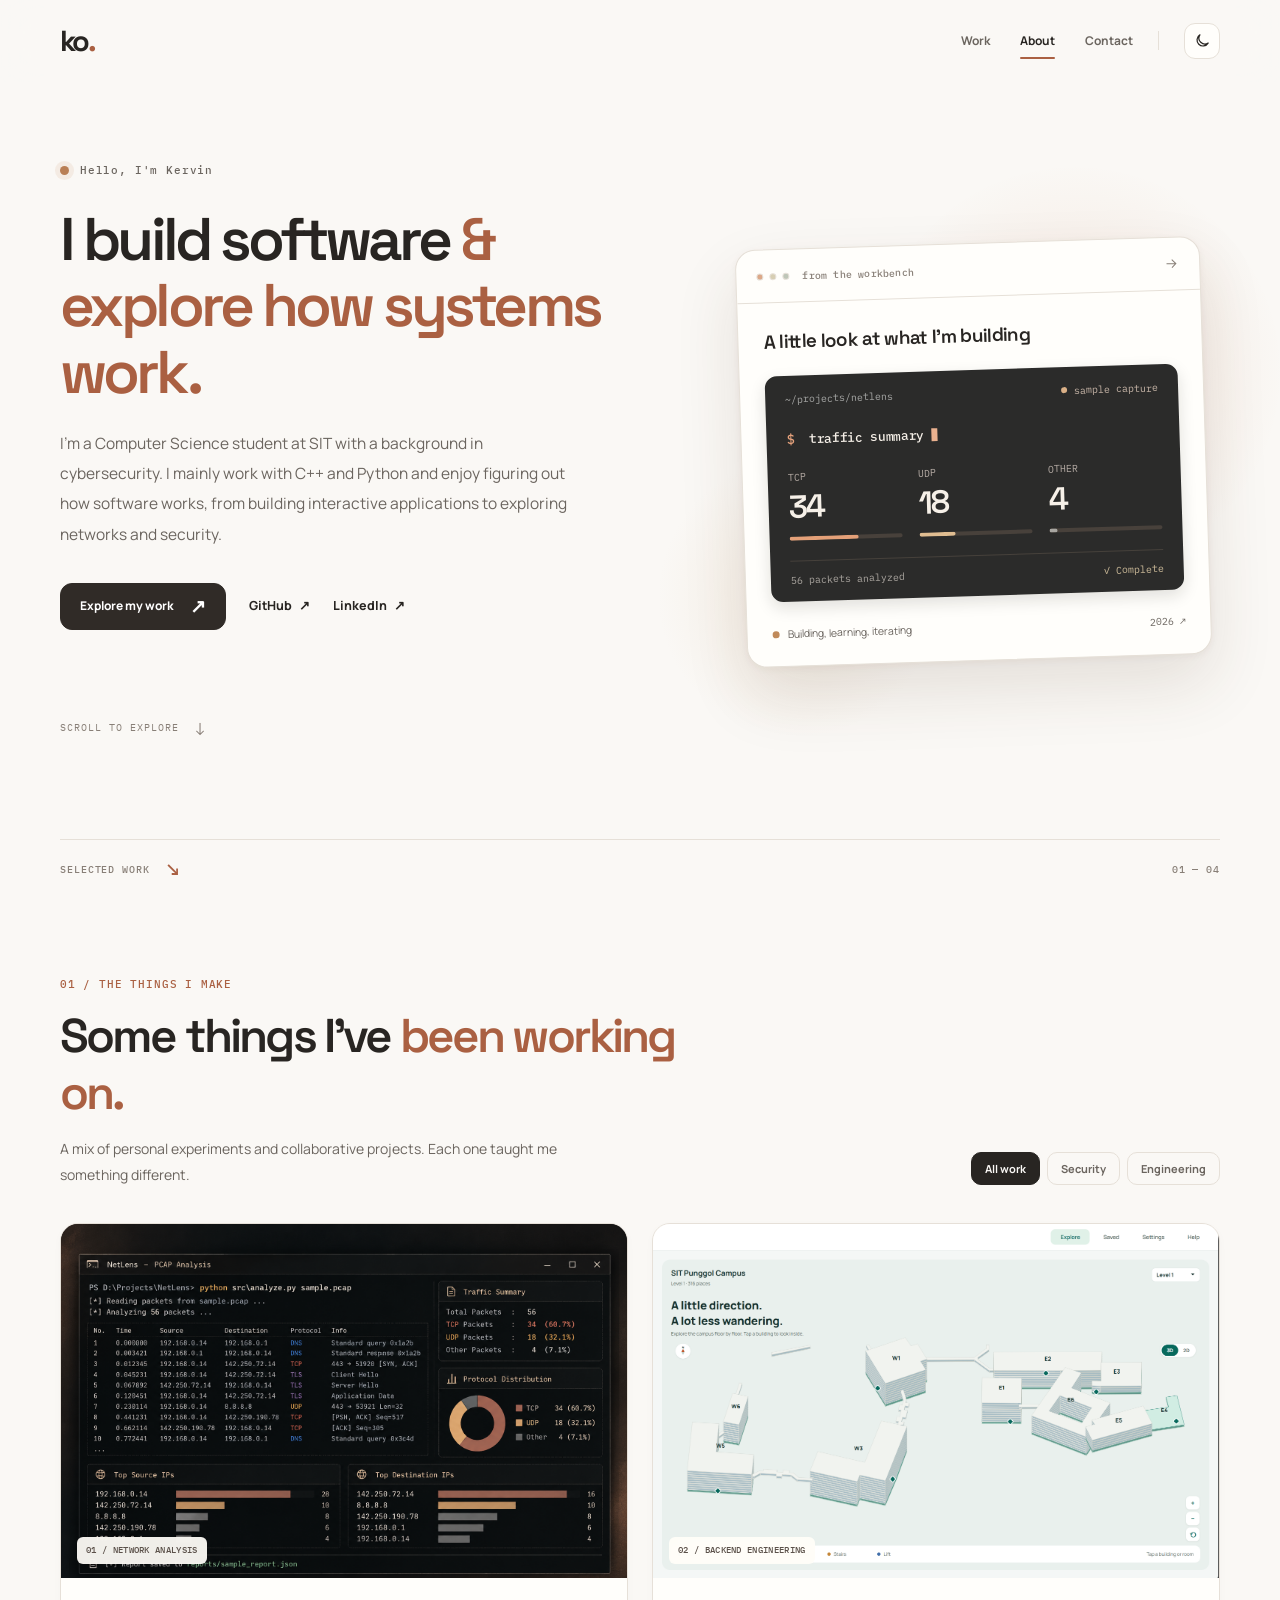
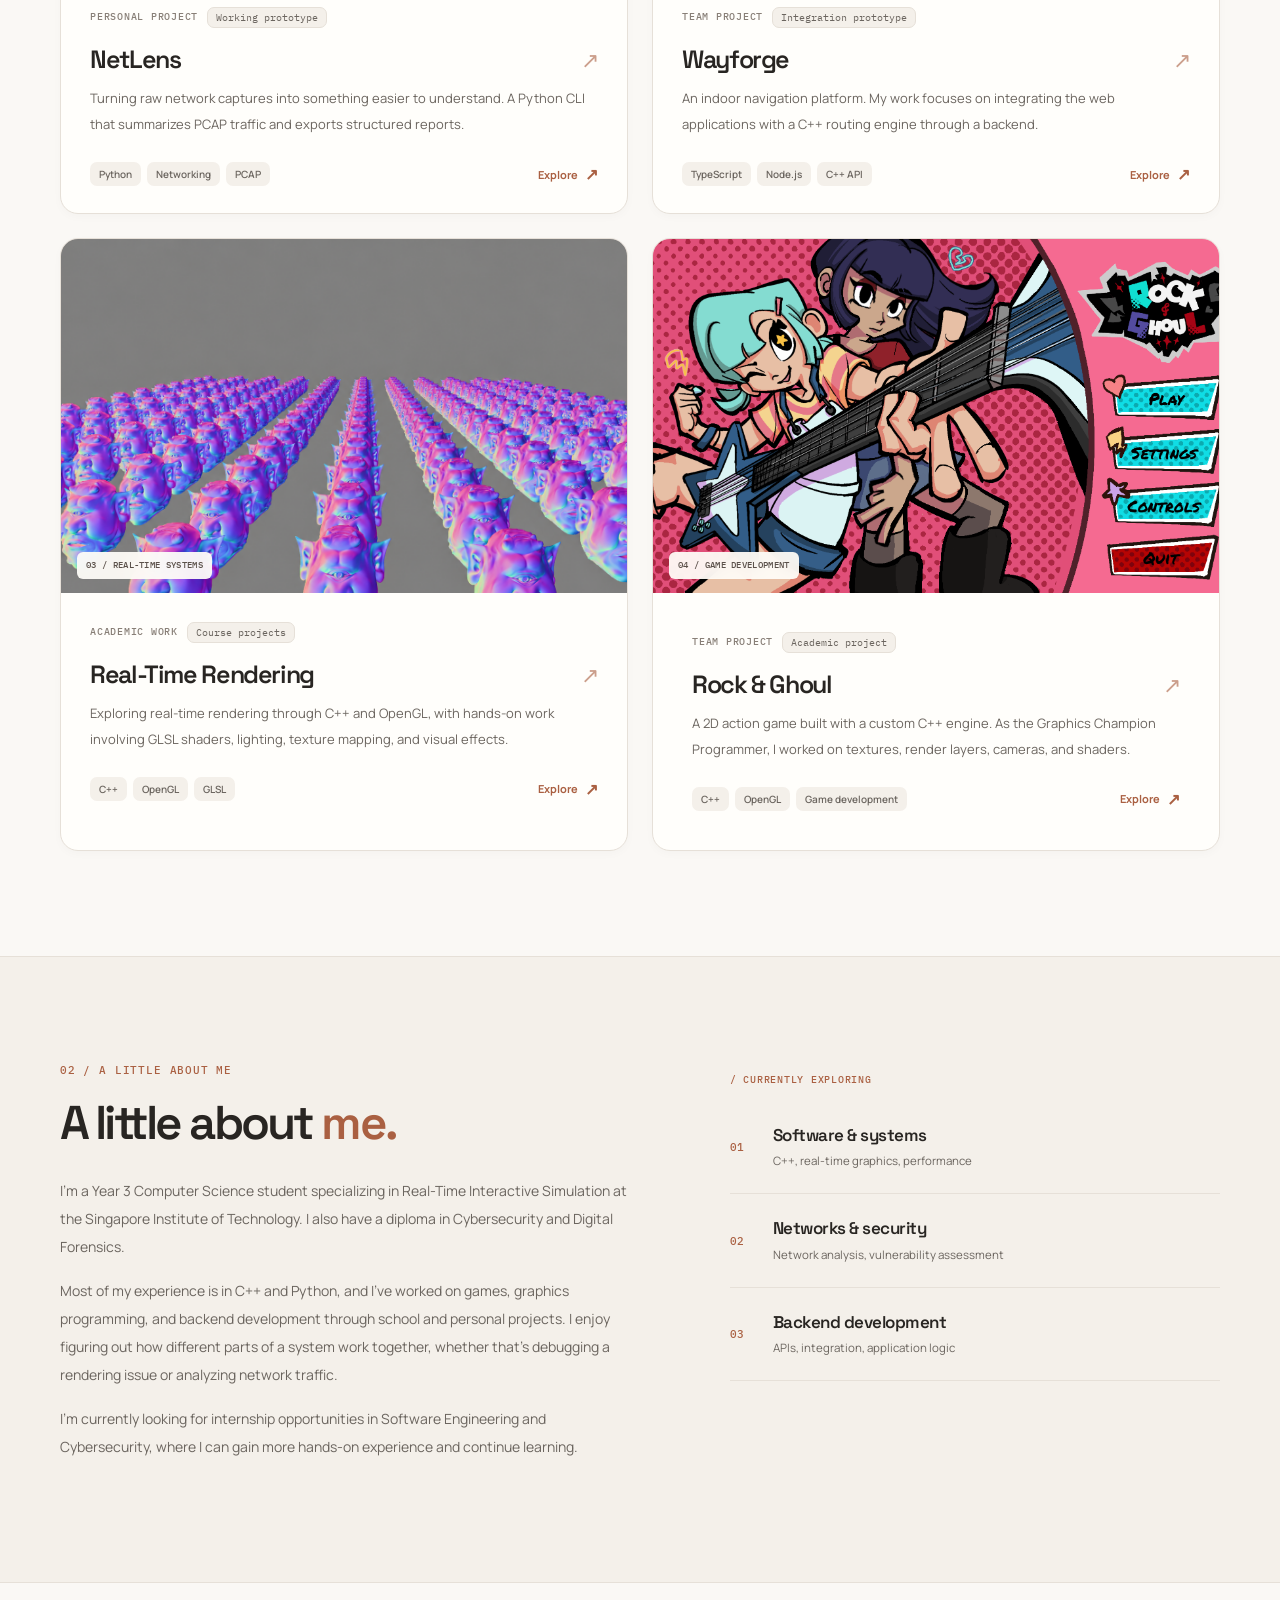
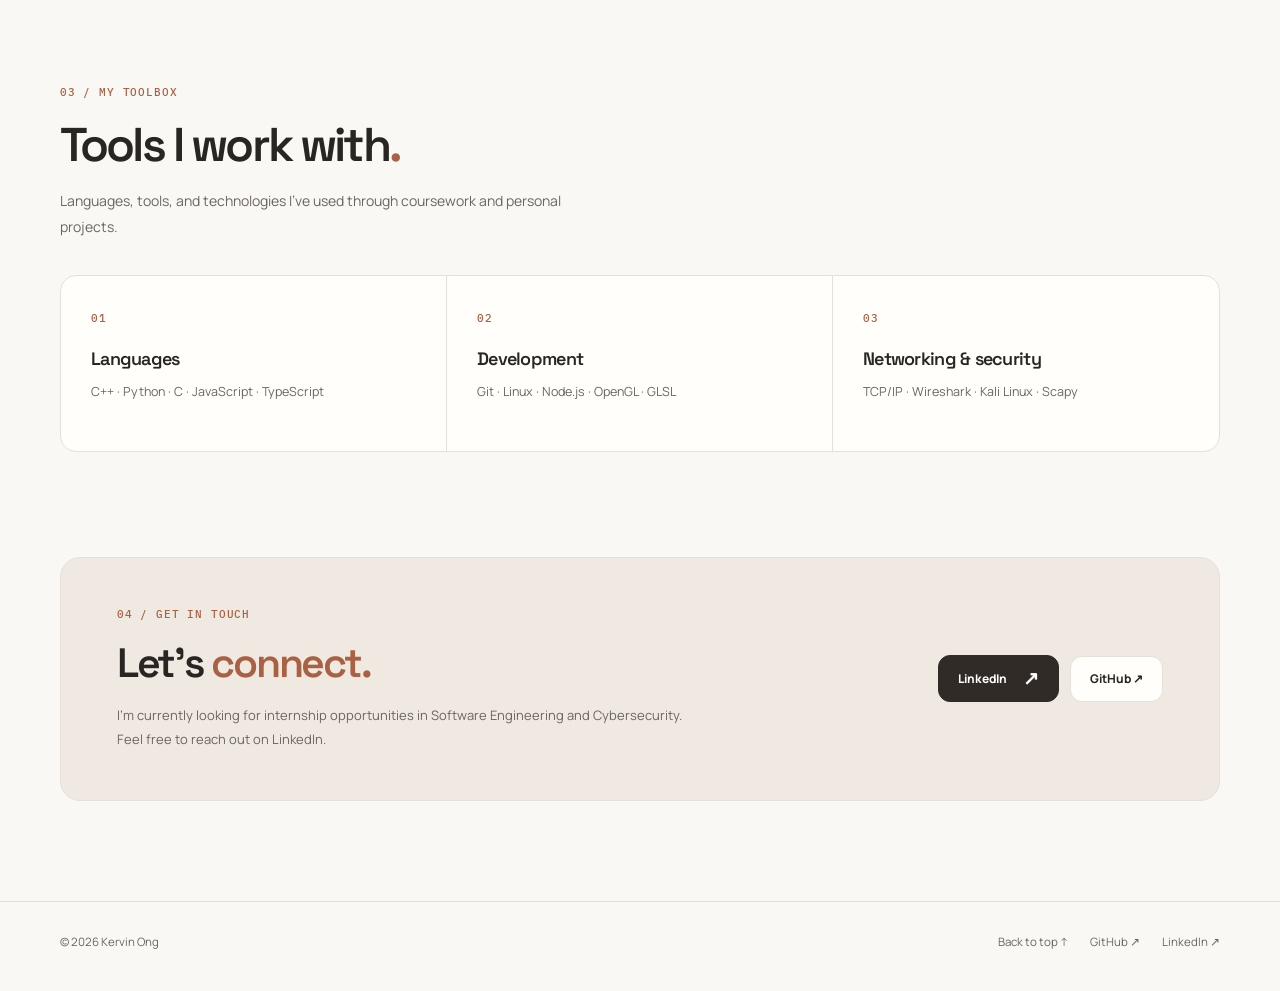
<file: index.html>
<!DOCTYPE html>
<html lang="en">
<head>
  <meta charset="utf-8">
  <meta name="viewport" content="width=device-width, initial-scale=1">
  <meta name="theme-color" content="#FAF8F5">
  <meta name="description" content="Kervin Ong — Computer Science undergraduate building software, exploring systems, networks, and cybersecurity. Selected projects and technical work.">
  <title>Kervin Ong — Software, Systems & Security</title>
  <link rel="preconnect" href="https://fonts.googleapis.com">
  <link rel="preconnect" href="https://fonts.gstatic.com" crossorigin>
  <link href="https://fonts.googleapis.com/css2?family=IBM+Plex+Mono:wght@400;500;600&family=Manrope:wght@400;500;600;700&family=Space+Grotesk:wght@400;500;600;700&display=swap" rel="stylesheet">
  <link rel="stylesheet" href="styles.css?v=37">
  <script>try{const t=localStorage.getItem('ko-theme');if(t==='light'||t==='dark')document.documentElement.dataset.theme=t;}catch(e){}</script>
  <!-- Keep Rock & Ghoul in the same stacked card layout as the other projects. -->
  <style>
    .project-grid > .rock-ghoul-card {
      grid-column: auto !important;
      grid-row: auto !important;
      width: 100%;
    }
    .project-grid > .rock-ghoul-card > .stretch {
      display: flex !important;
      flex-direction: column !important;
      height: 100%;
    }
    .project-grid .rock-ghoul-card .rock-ghoul-art {
      width: 100% !important;
      height: auto !important;
      min-height: 0 !important;
      aspect-ratio: 16 / 10;
      flex: 0 0 auto !important;
      box-sizing: border-box;
      display: flex !important;
      align-items: center;
      justify-content: center;
      text-align: center;
      position: relative;
      overflow: hidden;
      color: #fff;
      .project-grid .rock-ghoul-card .rock-ghoul-art img {
        display: block;
        width: 100%;
        height: 100%;
        object-fit: cover;
      }
    }
    .rock-ghoul-art-inner { position: relative; z-index: 1; padding: 24px 20px; }
    .rock-ghoul-eyebrow, .rock-ghoul-tech {
      font-family: 'IBM Plex Mono', monospace;
      font-size: 11px;
      letter-spacing: .12em;
      opacity: .78;
    }
    .rock-ghoul-wordmark {
      font-family: 'Space Grotesk', sans-serif;
      font-weight: 700;
      font-size: clamp(28px, 3.5vw, 46px);
      letter-spacing: -.06em;
      line-height: 1.1;
      margin: 12px 0;
    }
    .rock-ghoul-wordmark span { color: #e9b69b; }
    .project-grid .rock-ghoul-card .project-details {
      width: 100% !important;
      min-width: 0;
      flex: 1 1 auto !important;
      box-sizing: border-box;
      display: flex;
      flex-direction: column;
    }
    /* Override existing card ordering rules: artwork always comes first. */
    .project-grid > .rock-ghoul-card > .stretch > .rock-ghoul-art {
      order: -1 !important;
    }
    .project-grid > .rock-ghoul-card > .stretch > .project-details {
      order: 1 !important;
    }
    .rock-ghoul-card .card-footer { margin-top: auto; }
  </style>
</head>
<body>
<a href="#main" class="skip-link">Skip to content</a>
<header class="site-header" id="top">
  <div class="wrap nav">
    <a href="index.html" class="logo" aria-label="Kervin Ong, home">ko<span>.</span></a>
    <div class="nav-right">
      <nav class="nav-links" aria-label="Main navigation">
        <a href="#projects">Work</a>
        <a href="#about">About</a>
        <a href="#contact">Contact</a>
      </nav>
      <span class="nav-divider" aria-hidden="true"></span>
      <button class="icon-button" type="button" data-theme-toggle aria-label="Switch to dark mode" title="Change theme">
        <svg class="moon" viewBox="0 0 24 24" aria-hidden="true"><path d="M20 15.7A8.5 8.5 0 0 1 8.3 4 8.5 8.5 0 1 0 20 15.7Z"/></svg>
        <svg class="sun" viewBox="0 0 24 24" aria-hidden="true"><circle cx="12" cy="12" r="4"/><path d="M12 2v2m0 16v2M4.93 4.93l1.41 1.41m11.32 11.32 1.41 1.41M2 12h2m16 0h2M4.93 19.07l1.41-1.41M17.66 6.34l1.41-1.41"/></svg>
      </button>
    </div>
  </div>
</header>

<main id="main">
<section class="hero wrap" aria-labelledby="hero-title">
  <div class="hero-copy-column">
    <div class="eyebrow reveal"><span class="availability-dot" aria-hidden="true"></span> Hello, I'm Kervin <span class="eyebrow-separator"></span></div>
    <h1 id="hero-title" class="reveal" style="--reveal-delay:.07s">I build software <span class="heading-outline">&amp; explore how systems work.</span></h1>
    <p class="hero-copy reveal" style="--reveal-delay:.13s">I'm a Computer Science student at SIT with a background in cybersecurity. I mainly work with C++ and Python and enjoy figuring out how software works, from building interactive applications to exploring networks and security.</p>
    <div class="hero-ctas reveal" style="--reveal-delay:.19s">
      <a href="#projects" class="button-primary">Explore my work <span aria-hidden="true">↗</span></a>
      <a href="https://github.com/kervino" target="_blank" rel="noopener noreferrer" class="text-link">GitHub <span aria-hidden="true">↗</span></a>
      <a href="https://www.linkedin.com/in/kervin-ong/" target="_blank" rel="noopener noreferrer" class="text-link">LinkedIn <span aria-hidden="true">↗</span></a>
    </div>
    <div class="hero-bottom reveal" style="--reveal-delay:.25s"><span class="mono">SCROLL TO EXPLORE</span><span class="down-arrow" aria-hidden="true">↓</span></div>
  </div>
  <div class="hero-visual reactive-surface reveal" style="--reveal-delay:.16s" aria-label="Illustrative NetLens network capture summary">
    <div class="visual-ambient visual-ambient-one" aria-hidden="true"></div>
    <div class="visual-ambient visual-ambient-two" aria-hidden="true"></div>
    <div class="workbench">
      <div class="workbench-header"><div class="window-dots" aria-hidden="true"><i></i><i></i><i></i></div><span>from the workbench</span><svg viewBox="0 0 24 24" width="16" height="16" aria-hidden="true"><path d="M5 12h14m-6-6 6 6-6 6" fill="none" stroke="currentColor" stroke-width="1.5"/></svg></div>
      <div class="workbench-body">
        <p class="workbench-subtitle">A little look at what I'm building</p>
        <div class="terminal">
          <div class="terminal-head"><span class="terminal-path">~/projects/netlens</span><span class="terminal-status"><i></i> sample capture</span></div>
          <div class="terminal-line"><span class="prompt">$</span> <span>traffic summary</span><span class="cursor-block" aria-hidden="true"></span></div>
          <div class="terminal-stats"><div><span>TCP</span><strong>34</strong><div class="meter"><i style="--meter:61%"></i></div></div><div><span>UDP</span><strong>18</strong><div class="meter"><i style="--meter:32%"></i></div></div><div><span>OTHER</span><strong>4</strong><div class="meter"><i style="--meter:7%"></i></div></div></div>
          <div class="terminal-bottom"><span>56 packets analyzed</span><span class="terminal-done">✓ Complete</span></div>
        </div>
        <div class="workbench-footer"><span><i class="status-mini"></i> Building, learning, iterating</span><span class="mono">2026 ↗</span></div>
      </div>
    </div>
  </div>
</section>

<div class="wrap intro-divider"><span>SELECTED WORK</span><span aria-hidden="true">↘</span><span>01 — 04</span></div>

<section id="projects" class="wrap section projects-section" aria-labelledby="projects-title">
  <div class="section-header reveal">
    <div><p class="kicker">01 / THE THINGS I MAKE</p><h2 id="projects-title">Some things I've <span>been working on.</span></h2><p class="section-intro">A mix of personal experiments and collaborative projects. Each one taught me something different.</p></div>
    <div class="project-filters" role="group" aria-label="Filter projects">
      <button type="button" class="filter-chip is-active" aria-pressed="true" data-filter="all">All work</button>
      <button type="button" class="filter-chip" aria-pressed="false" data-filter="security">Security</button>
      <button type="button" class="filter-chip" aria-pressed="false" data-filter="engineering">Engineering</button>
    </div>
  </div>
  <div class="project-grid">
    <article class="project-card reveal" data-category="security engineering">
      <a class="stretch" href="projects/netlens.html" aria-label="Read the NetLens case study">
        <div class="art netlens reactive-surface"><img src="assets/NetLens PCAP Analysis Dashboard.png" alt="NetLens sample PCAP analysis showing packet counts by protocol" loading="eager"><span class="art-label">01 / NETWORK ANALYSIS</span></div>
        <div class="project-details">
          <div class="card-meta"><span>PERSONAL PROJECT</span><span class="tag">Working prototype</span></div>
          <h3 class="card-title">NetLens <span class="title-arrow" aria-hidden="true">↗</span></h3>
          <p class="card-description">Turning raw network captures into something easier to understand. A Python CLI that summarizes PCAP traffic and exports structured reports.</p>
          <div class="card-footer"><div class="stack"><span>Python</span><span>Networking</span><span>PCAP</span></div><span class="card-view">Explore <span aria-hidden="true">↗</span></span></div>
        </div>
      </a>
    </article>
    <article class="project-card reveal" data-category="engineering">
      <a class="stretch" href="projects/wayforge.html" aria-label="Read the Wayforge case study">
        <div class="art wayforge reactive-surface"><img src="assets/wayforge.png" alt="Illustrated Wayforge floor plan and route" loading="lazy"><span class="art-label">02 / BACKEND ENGINEERING</span></div>
        <div class="project-details"><div class="card-meta"><span>TEAM PROJECT</span><span class="tag">Integration prototype</span></div><h3 class="card-title">Wayforge <span class="title-arrow" aria-hidden="true">↗</span></h3><p class="card-description">An indoor navigation platform. My work focuses on integrating the web applications with a C++ routing engine through a backend.</p><div class="card-footer"><div class="stack"><span>TypeScript</span><span>Node.js</span><span>C++ API</span></div><span class="card-view">Explore <span aria-hidden="true">↗</span></span></div></div>
      </a>
    </article>
    <!--
    <article class="project-card reveal" data-category="security">
      <a class="stretch" href="projects/embedded-security-lab.html" aria-label="Read the Embedded Security Lab case study">
        <div class="art security reactive-surface"><img src="assets/security.svg" alt="Illustrated firmware filesystem inspection terminal" loading="lazy"><span class="art-label">03 / SECURITY RESEARCH</span></div>
        <div class="project-details"><div class="card-meta"><span>PERSONAL PROJECT</span><span class="tag">In progress</span></div><h3 class="card-title">Embedded Security Lab <span class="title-arrow" aria-hidden="true">↗</span></h3><p class="card-description">Learning firmware and embedded-software security assessment through a controlled lab, beginning with filesystem inspection.</p><div class="card-footer"><div class="stack"><span>Python</span><span>Firmware</span><span>Security</span></div><span class="card-view">Explore <span aria-hidden="true">↗</span></span></div></div>
      </a>
    </article>
    -->
    <article class="project-card reveal" data-category="engineering">
      <a class="stretch" href="projects/graphics-and-systems.html" aria-label="Read the Graphics and Systems case study">
        <div class="art graphics reactive-surface"><img src="assets/Graphics.png" alt="Illustrated 3D wireframe geometry" loading="lazy"><span class="art-label">03 / REAL-TIME SYSTEMS</span></div>
        <div class="project-details"><div class="card-meta"><span>ACADEMIC WORK</span><span class="tag">Course projects</span></div><h3 class="card-title">Real-Time Rendering <span class="title-arrow" aria-hidden="true">↗</span></h3><p class="card-description">Exploring real-time rendering through C++ and OpenGL, with hands-on work involving GLSL shaders, lighting, texture mapping, and visual effects.</p><div class="card-footer"><div class="stack"><span>C++</span><span>OpenGL</span><span>GLSL</span></div><span class="card-view">Explore <span aria-hidden="true">↗</span></span></div></div>
      </a>
    </article>
    <article class="project-card rock-ghoul-card reveal" data-category="engineering">
      <a class="stretch" href="projects/rock-and-ghoul.html" aria-label="Read the Rock &amp; Ghoul case study">
        <div class="art reactive-surface rock-ghoul-art">
          <img
            src="assets/Game.png"
            alt="Rock &amp; Ghoul gameplay screenshot"
            loading="lazy"
          >
          <span class="art-label">04 / GAME DEVELOPMENT</span>
        </div>
        <div class="project-details">
          <div class="card-meta">
            <span>TEAM PROJECT</span>
            <span class="tag">Academic project</span>
          </div>
          <h3 class="card-title">Rock &amp; Ghoul <span class="title-arrow" aria-hidden="true">↗</span></h3>
          <p class="card-description">A 2D action game built with a custom C++ engine. As the Graphics Champion Programmer, I worked on textures, render layers, cameras, and shaders.</p>
          <div class="card-footer">
            <div class="stack"><span>C++</span><span>OpenGL</span><span>Game development</span></div>
            <span class="card-view">Explore <span aria-hidden="true">↗</span></span>
          </div>
        </div>
      </a>
    </article>
  </div>
  <p class="no-results" hidden>No projects found for this filter.</p>
</section>

<section id="about" class="about-section" aria-labelledby="about-title">
  <div class="wrap about-grid">
    <div class="reveal">
      <p class="kicker">02 / A LITTLE ABOUT ME</p>
      <h2 id="about-title">A little about <span>me.</span></h2>
      <div class="about-copy">
        <p>I'm a Year 3 Computer Science student specializing in Real-Time Interactive Simulation at the Singapore Institute of Technology. I also have a diploma in Cybersecurity and Digital Forensics.</p>
        <p>Most of my experience is in C++ and Python, and I've worked on games, graphics programming, and backend development through school and personal projects. I enjoy figuring out how different parts of a system work together, whether that's debugging a rendering issue or analyzing network traffic.</p>
        <p>I'm currently looking for internship opportunities in Software Engineering and Cybersecurity, where I can gain more hands-on experience and continue learning.</p>
      </div>
    </div>
    <div class="about-side reveal">
      <div class="little-label">/ CURRENTLY EXPLORING</div>
      <div class="interest-row">
        <span>01</span>
        <div>
          <strong>Software &amp; systems</strong>
          <p>C++, real-time graphics, performance</p>
        </div>
      </div>
      <div class="interest-row">
        <span>02</span>
        <div>
          <strong>Networks &amp; security</strong>
          <p>Network analysis, vulnerability assessment</p>
        </div>
      </div>
      <div class="interest-row">
        <span>03</span>
        <div>
          <strong>Backend development</strong>
          <p>APIs, integration, application logic</p>
        </div>
      </div>
    </div>
  </div>
</section>

<section class="wrap section skills-section" aria-labelledby="skills-title">
  <div class="section-header reveal">
    <div>
      <p class="kicker">03 / MY TOOLBOX</p>
      <h2 id="skills-title">Tools I work with<span>.</span></h2>
      <p class="section-intro">Languages, tools, and technologies I've used through coursework and personal projects.</p>
    </div>
  </div>
  <div class="skills-grid reveal">
    <div class="skill-group">
      <span class="skill-group-num">01</span>
      <h3>Languages</h3>
      <p>C++ · Python · C · JavaScript · TypeScript</p>
    </div>
    <div class="skill-group">
      <span class="skill-group-num">02</span>
      <h3>Development</h3>
      <p>Git · Linux · Node.js · OpenGL · GLSL</p>
    </div>
    <div class="skill-group">
      <span class="skill-group-num">03</span>
      <h3>Networking &amp; security</h3>
      <p>TCP/IP · Wireshark · Kali Linux · Scapy</p>
    </div>
  </div>
</section>

<section id="contact" class="wrap" aria-labelledby="contact-title">
  <div class="contact-section reveal">
    <div>
      <p class="kicker">04 / GET IN TOUCH</p>
      <h2 id="contact-title">Let's <span>connect.</span></h2>
      <p>I'm currently looking for internship opportunities in Software Engineering and Cybersecurity. Feel free to reach out on LinkedIn.</p>
    </div>
    <div class="contact-actions">
      <a href="https://www.linkedin.com/in/kervin-ong/" target="_blank" rel="noopener noreferrer" class="button-primary">LinkedIn <span aria-hidden="true">↗</span></a>
      <a href="https://github.com/kervino" target="_blank" rel="noopener noreferrer" class="button-outline">GitHub ↗</a>
    </div>
    <div class="contact-decoration" aria-hidden="true"></div>
  </div>
</section>
</main>
<footer class="site-footer"><div class="wrap footer-inner"><span>© 2026 Kervin Ong</span><div class="footer-links"><a href="#top">Back to top ↑</a><a href="https://github.com/kervino" target="_blank" rel="noopener noreferrer">GitHub ↗</a><a href="https://www.linkedin.com/in/kervin-ong/" target="_blank" rel="noopener noreferrer">LinkedIn ↗</a></div></div></footer>
<script src="script.js?v=37" defer></script>
</body></html>
</file>
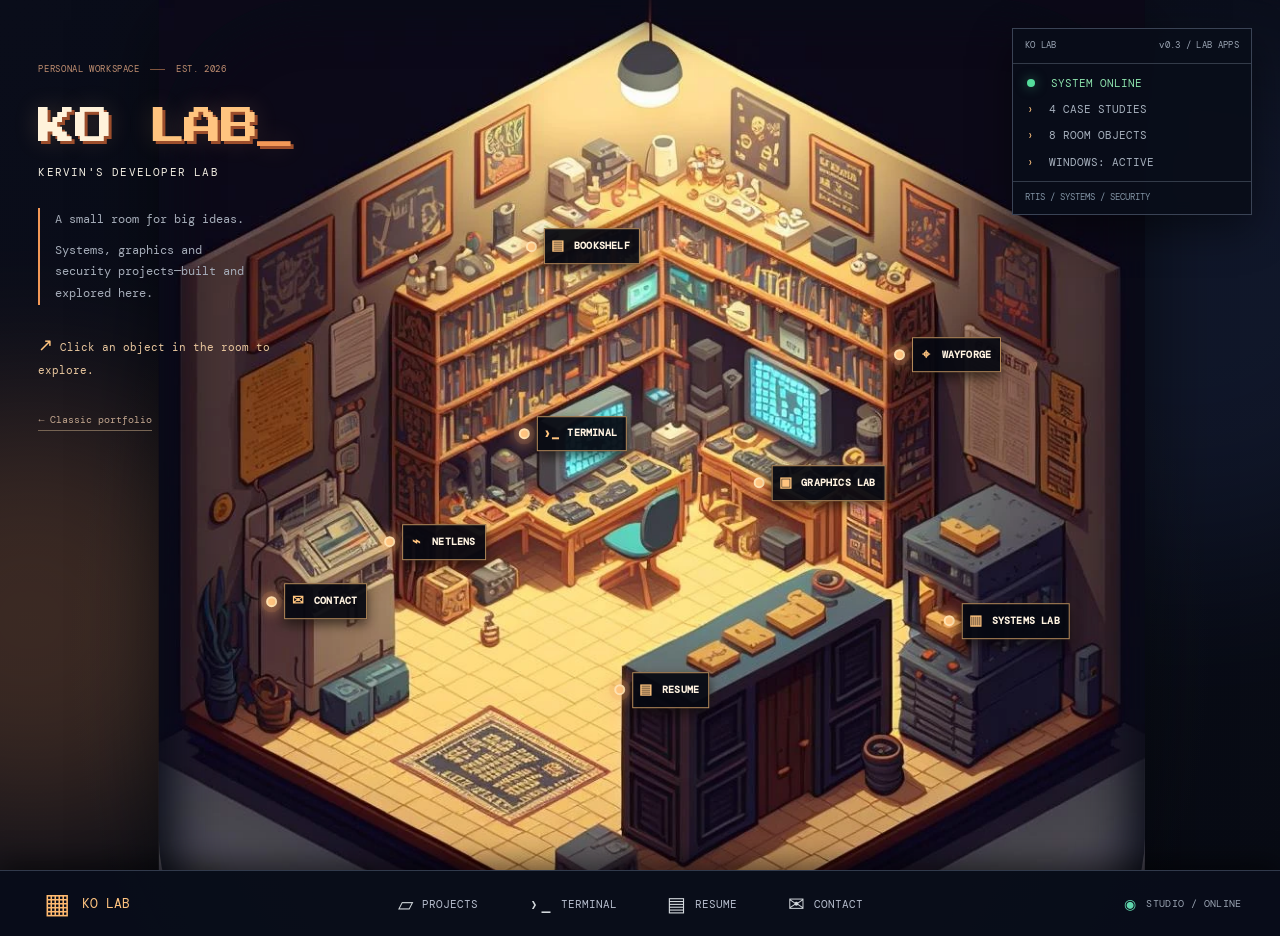
<file: lab/index.html>
<!DOCTYPE html>
<html lang="en">
<head>
  <meta charset="UTF-8">
  <meta name="viewport" content="width=device-width, initial-scale=1.0">
  <meta name="theme-color" content="#0a0e1c">
  <meta name="description" content="KO Lab — an interactive illustrated workspace for software engineering, systems programming, and cybersecurity projects.">
  <title>KO Lab | Kervin's Developer Lab</title>
  <link rel="preconnect" href="https://fonts.googleapis.com">
  <link rel="preconnect" href="https://fonts.gstatic.com" crossorigin>
  <link href="https://fonts.googleapis.com/css2?family=DM+Mono:wght@400;500&family=Press+Start+2P&family=Space+Grotesk:wght@400;500;600;700&display=swap" rel="stylesheet">
  <link rel="stylesheet" href="styles.css">
  <script src="script.js" defer></script>
</head>
<body>
  <a class="skip-link" href="#explore">Skip to room and project controls</a>
  <div class="site-shell">
    <main id="explore" class="stage" aria-label="KO Lab interactive developer room">
      <div class="ambient ambient-left" aria-hidden="true"></div>
      <div class="ambient ambient-right" aria-hidden="true"></div>
      <header class="intro" aria-label="KO Lab introduction">
        <p class="intro-kicker">PERSONAL WORKSPACE <span class="kicker-line" aria-hidden="true"></span> EST. 2026</p>
        <h1>KO <span>LAB</span><span class="title-cursor" aria-hidden="true">_</span></h1>
        <p class="intro-sub">KERVIN'S DEVELOPER LAB</p>
        <div class="intro-desc">
          <p>A small room for big ideas.</p>
          <p>Systems, graphics and security projects—built and explored here.</p>
        </div>
        <p class="intro-hint"><span aria-hidden="true">↗</span> Click an object in the room to explore.</p>
        <a class="classic-link" href="../index.html">← Classic portfolio</a>
      </header>

      <aside class="status-panel" aria-label="KO Lab status">
        <div class="status-title"><span>KO LAB</span><span>v0.3 / LAB APPS</span></div>
        <p class="online"><span class="online-dot" aria-hidden="true"></span> SYSTEM ONLINE</p>
        <p><span aria-hidden="true">›</span> 4 CASE STUDIES</p>
        <p><span aria-hidden="true">›</span> 8 ROOM OBJECTS</p>
        <p><span aria-hidden="true">›</span> WINDOWS: ACTIVE</p>
        <div class="status-footer">RTIS / SYSTEMS / SECURITY</div>
      </aside>

      <section class="room-shell" aria-label="Interactive room illustration">
        <div class="room-illustration-wrap">
          <img class="room-art" src="assets/ko-lab-room.webp" alt="Warm isometric developer room with shelves, two glowing monitors, desks, a printer, an engineering wall board, a server cabinet and folders." width="1024" height="1024" fetchpriority="high">
          <!-- The artwork has no baked-in controls. Each label is an actual HTML button. -->
          <button class="hotspot" style="--x:43%;--y:25%;" data-app="about" aria-label="Explore About Me and Skills"><span class="hotspot-pin" aria-hidden="true"></span><span class="hotspot-label"><span class="label-icon" aria-hidden="true">▤</span> BOOKSHELF</span></button>
          <button class="hotspot" style="--x:42%;--y:44%;" data-app="terminal" aria-label="Explore Terminal"><span class="hotspot-pin" aria-hidden="true"></span><span class="hotspot-label"><span class="label-icon" aria-hidden="true">›_</span> TERMINAL</span></button>
          <button class="hotspot" style="--x:28%;--y:55%;" data-app="netlens" aria-label="Explore NetLens project"><span class="hotspot-pin" aria-hidden="true"></span><span class="hotspot-label"><span class="label-icon" aria-hidden="true">⌁</span> NETLENS</span></button>
          <button class="hotspot" style="--x:80%;--y:36%;" data-app="wayforge" aria-label="Explore Wayforge project"><span class="hotspot-pin" aria-hidden="true"></span><span class="hotspot-label"><span class="label-icon" aria-hidden="true">⌖</span> WAYFORGE</span></button>
          <button class="hotspot" style="--x:67%;--y:49%;" data-app="graphics" aria-label="Explore Graphics Lab project"><span class="hotspot-pin" aria-hidden="true"></span><span class="hotspot-label"><span class="label-icon" aria-hidden="true">▣</span> GRAPHICS LAB</span></button>
          <button class="hotspot" style="--x:86%;--y:63%;" data-app="systems" aria-label="Explore Systems Lab project"><span class="hotspot-pin" aria-hidden="true"></span><span class="hotspot-label"><span class="label-icon" aria-hidden="true">▥</span> SYSTEMS LAB</span></button>
          <button class="hotspot" style="--x:51%;--y:70%;" data-app="resume" aria-label="Explore Resume"><span class="hotspot-pin" aria-hidden="true"></span><span class="hotspot-label"><span class="label-icon" aria-hidden="true">▤</span> RESUME</span></button>
          <button class="hotspot" style="--x:16%;--y:61%;" data-app="contact" aria-label="Explore Contact"><span class="hotspot-pin" aria-hidden="true"></span><span class="hotspot-label"><span class="label-icon" aria-hidden="true">✉</span> CONTACT</span></button>
        </div>
      </section>

      <!-- A real app window rather than the old bottom-left information popup. -->
      <section class="lab-window" id="app-window" role="dialog" aria-modal="false" aria-labelledby="window-title" hidden>
        <header class="window-titlebar" id="window-titlebar">
          <div class="window-identity"><span class="window-mini-icon" id="window-mini-icon" aria-hidden="true">◈</span><span>KO LAB <span class="window-separator">/</span> <span id="window-path">APPS/NETLENS.EXE</span></span></div>
          <div class="window-controls">
            <button type="button" id="window-min" aria-label="Minimize application" title="Minimize">−</button>
            <button type="button" id="window-max" aria-label="Maximize application" title="Maximize">□</button>
            <button type="button" id="window-close" aria-label="Close application" title="Close">×</button>
          </div>
        </header>
        <div class="window-toolbar"><span class="window-light" aria-hidden="true"></span><span id="window-breadcrumb">WORKSPACE / PROJECTS</span><span class="window-readonly">VIEW ONLY</span></div>
        <div class="window-body">
          <div class="window-visual" id="window-visual" aria-label="Illustrative project visual"></div>
          <div class="window-information">
            <div class="window-category" id="window-category">PROJECT / SOFTWARE</div>
            <h2 id="window-title">Project name</h2>
            <p class="window-description" id="window-description"></p>
            <div class="window-tags" id="window-tags" aria-label="Technologies"></div>
            <div class="window-actions" id="window-actions"></div>
          </div>
        </div>
        <footer class="window-status"><span id="window-status">PROJECT MODULE LOADED</span><span><span class="status-led" aria-hidden="true"></span> LOCAL PREVIEW</span></footer>
      </section>
    </main>

    <nav class="dock" aria-label="Lab quick navigation">
      <button type="button" class="dock-brand" id="home-button" aria-label="Return to room"><span class="dock-grid" aria-hidden="true">▦</span><strong>KO LAB</strong></button>
      <div class="dock-links">
        <button type="button" class="dock-button" id="project-button" aria-expanded="false" aria-controls="project-menu"><span aria-hidden="true">▱</span> PROJECTS</button>
        <button type="button" class="dock-button" data-app="terminal"><span aria-hidden="true">›_</span> TERMINAL</button>
        <button type="button" class="dock-button" data-app="resume"><span aria-hidden="true">▤</span> RESUME</button>
        <button type="button" class="dock-button" data-app="contact"><span aria-hidden="true">✉</span> CONTACT</button>
      </div>
      <button type="button" class="dock-task" id="dock-task" aria-label="Restore minimized application" hidden><span id="dock-task-icon" aria-hidden="true">▣</span><span id="dock-task-name">APP</span></button>
      <div class="dock-end"><span class="dock-signal" aria-hidden="true">◉</span><span>STUDIO / ONLINE</span></div>
    </nav>

    <section class="project-menu" id="project-menu" aria-label="Project directory" hidden>
      <div class="menu-header"><span>PROJECT EXPLORER</span><button type="button" id="close-menu" aria-label="Close project directory">×</button></div>
      <p>Select a project to preview its contents.</p>
      <div class="project-buttons">
        <button type="button" data-app="netlens"><span>01</span><strong>NetLens</strong><small>Python / Cybersecurity</small></button>
        <button type="button" data-app="wayforge"><span>02</span><strong>Wayforge</strong><small>C++ / Backend</small></button>
        <button type="button" data-app="graphics"><span>03</span><strong>Graphics Lab</strong><small>C++ / OpenGL</small></button>
        <button type="button" data-app="systems"><span>04</span><strong>Systems Lab</strong><small>SIMD / Profiling</small></button>
      </div>
    </section>
  </div>
</body>
</html>
</file>
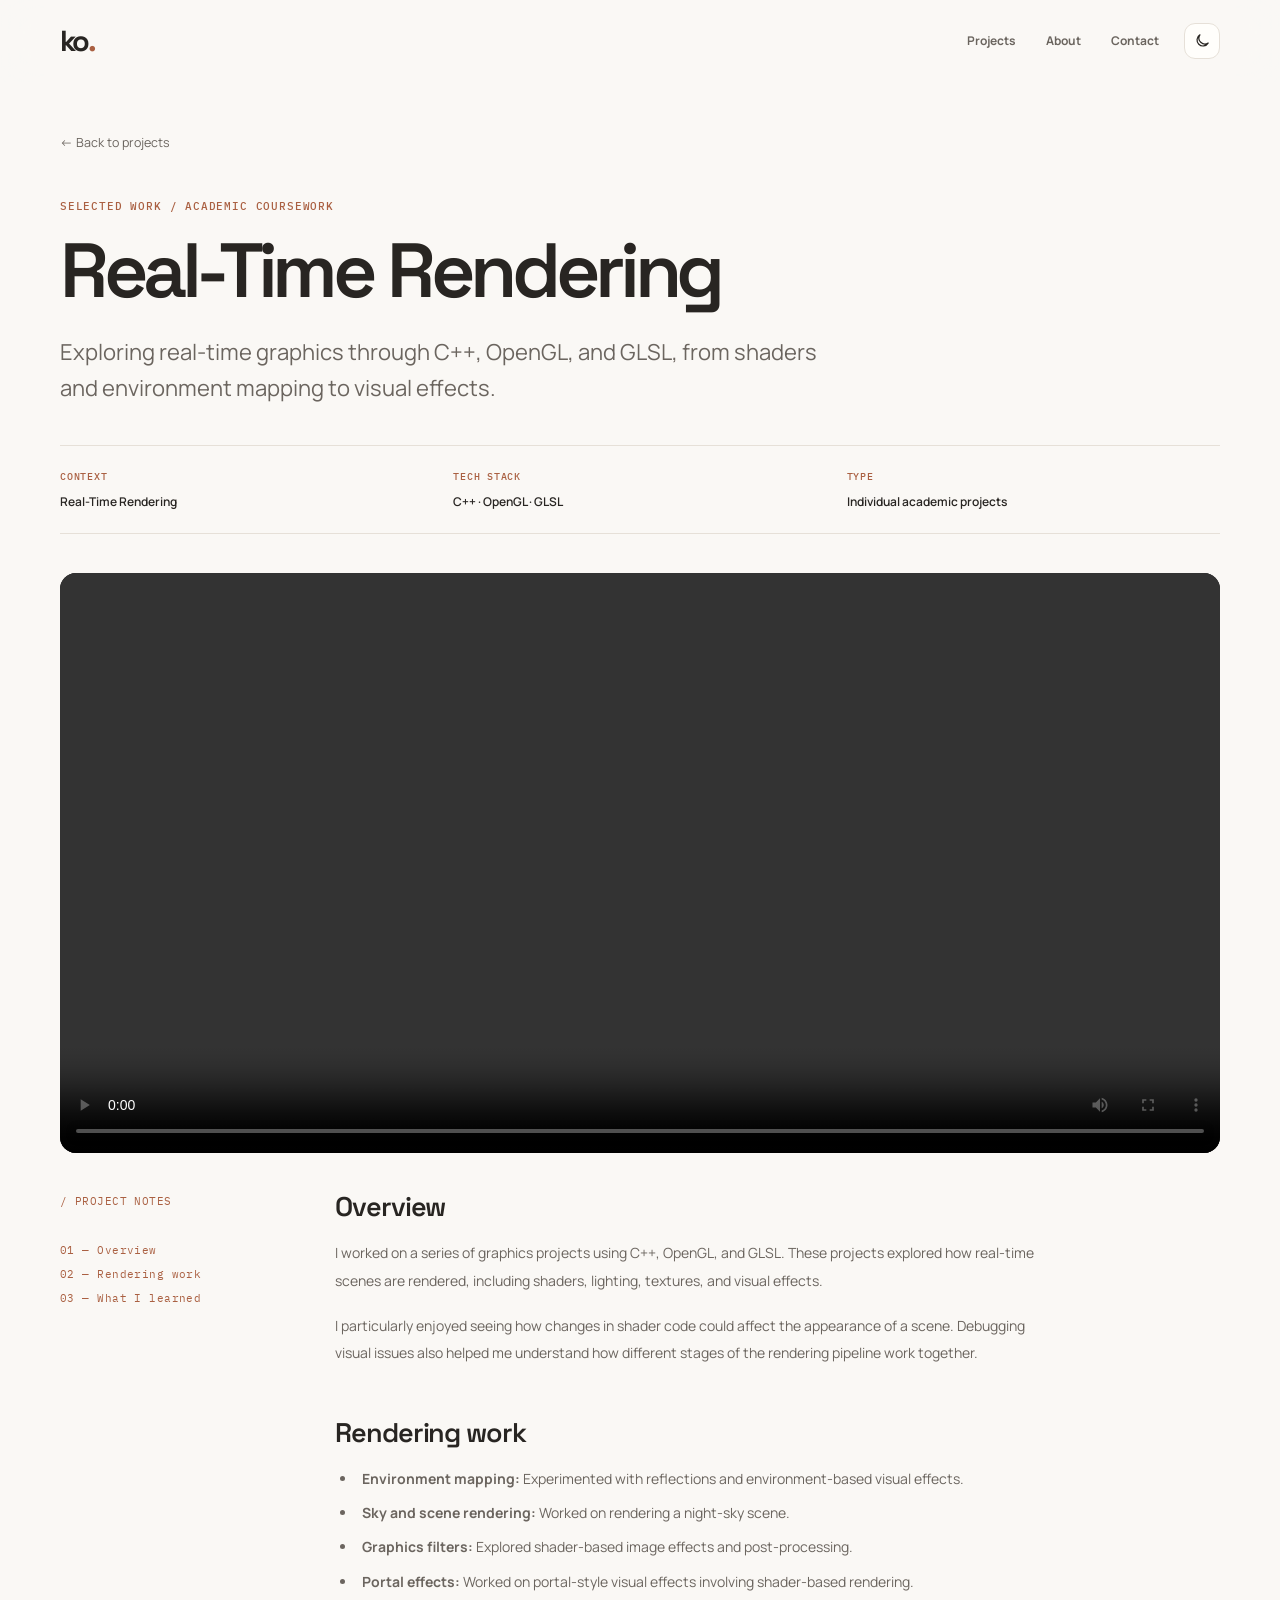
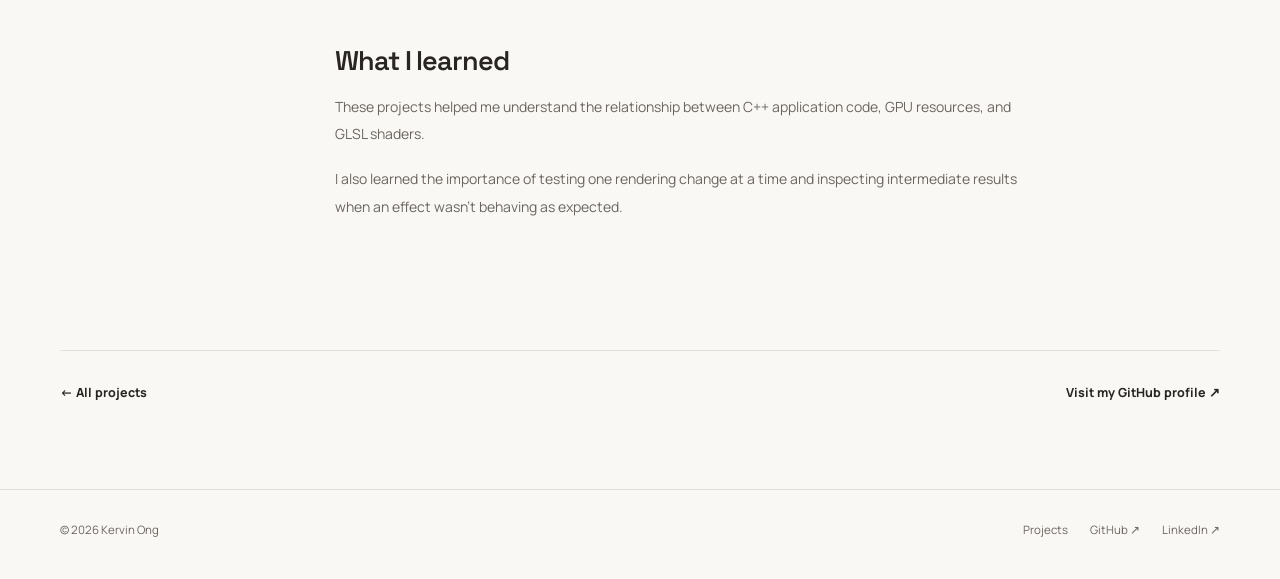
<file: projects/graphics-and-systems.html>
<!DOCTYPE html>
<html lang="en">
<head>
  <meta charset="utf-8">
  <meta name="viewport" content="width=device-width, initial-scale=1">
  <meta name="theme-color" content="#FAF8F5">

  <meta
    name="description"
    content="Real-Time Rendering coursework by Kervin Ong, exploring OpenGL, GLSL shaders, environment mapping, and visual effects."
  >

  <title>Real-Time Rendering — Kervin Ong</title>

  <!-- Fonts -->
  <link rel="preconnect" href="https://fonts.googleapis.com">
  <link rel="preconnect" href="https://fonts.gstatic.com" crossorigin>

  <link
    href="https://fonts.googleapis.com/css2?family=IBM+Plex+Mono:wght@400;500;600&amp;family=Manrope:wght@400;500;600;700&amp;family=Space+Grotesk:wght@400;500;600;700&amp;display=swap"
    rel="stylesheet"
  >

  <!-- Portfolio stylesheet -->
  <link rel="stylesheet" href="../styles.css?v=34">

  <!-- Video styling -->
  <style>
    .project-video {
      width: 100%;
      margin: 36px 0;
      overflow: hidden;
      border-radius: 16px;
      background: #171717;
    }

    .project-video video {
      display: block;
      width: 100%;
      height: auto;
      max-height: 650px;
      object-fit: contain;
    }
  </style>

  <!-- Restore saved theme -->
  <script>
    try {
      const theme = localStorage.getItem("ko-theme");

      if (theme === "dark" || theme === "light") {
        document.documentElement.dataset.theme = theme;
      }
    } catch (error) {}
  </script>
</head>

<body>
  <a class="skip-link" href="#main">Skip to content</a>

  <!-- Navigation -->
  <header class="site-header">
    <div class="wrap nav">
      <a
        class="logo"
        href="../index.html"
        aria-label="Kervin Ong homepage"
      >
        ko<span>.</span>
      </a>

      <div class="nav-right">
        <nav class="nav-links" aria-label="Main navigation">
          <a href="../index.html#projects">Projects</a>
          <a href="../index.html#about">About</a>
          <a href="../index.html#contact">Contact</a>
        </nav>

        <div class="nav-actions">
          <button
            class="icon-button"
            type="button"
            data-theme-toggle
            aria-label="Toggle theme"
            title="Toggle theme"
          >
            <svg class="moon" viewBox="0 0 24 24" aria-hidden="true">
              <path d="M20 15.7A8.5 8.5 0 0 1 8.3 4 8.5 8.5 0 1 0 20 15.7Z"></path>
            </svg>

            <svg class="sun" viewBox="0 0 24 24" aria-hidden="true">
              <circle cx="12" cy="12" r="4"></circle>
              <path d="M12 2v2m0 16v2M4.93 4.93l1.41 1.41m11.32 11.32 1.41 1.41M2 12h2m16 0h2M4.93 19.07l1.41-1.41M17.66 6.34l1.41-1.41"></path>
            </svg>
          </button>
        </div>
      </div>
    </div>
  </header>

  <!-- Main content -->
  <main id="main">
    <div class="wrap">

      <a class="back-link" href="../index.html#projects">
        ← Back to projects
      </a>

      <!-- Project introduction -->
      <header class="case-hero">
        <p class="kicker">
          Selected work / Academic coursework
        </p>

        <h1>Real-Time Rendering</h1>

        <p class="case-lead">
          Exploring real-time graphics through C++, OpenGL, and GLSL,
          from shaders and environment mapping to visual effects.
        </p>
      </header>

      <!-- Project information -->
      <dl class="case-meta">
        <div>
          <dt>CONTEXT</dt>
          <dd>Real-Time Rendering</dd>
        </div>

        <div>
          <dt>TECH STACK</dt>
          <dd>C++ · OpenGL · GLSL</dd>
        </div>

        <div>
          <dt>TYPE</dt>
          <dd>Individual academic projects</dd>
        </div>
      </dl>

      <!-- Rendering demonstration -->
      <div class="project-video">
        <video
          controls
          playsinline
          preload="metadata"
          aria-label="Real-Time Rendering demonstration"
        >
          <source src="../assets/Graphics.mp4" type="video/mp4">
          Your browser does not support HTML5 video.
        </video>
      </div>

      <!-- Project write-up -->
      <div class="case-content">

        <!-- Sidebar -->
        <aside>
          <div class="case-toc">
            / PROJECT NOTES<br><br>
            01 — Overview<br>
            02 — Rendering work<br>
            03 — What I learned
          </div>
        </aside>

        <!-- Main content -->
        <div class="case-body">

          <section>
            <h2>Overview</h2>

            <p>
              I worked on a series of graphics projects using
              C++, OpenGL, and GLSL. These projects explored how
              real-time scenes are rendered, including shaders,
              lighting, textures, and visual effects.
            </p>

            <p>
              I particularly enjoyed seeing how changes in shader
              code could affect the appearance of a scene.
              Debugging visual issues also helped me understand
              how different stages of the rendering pipeline
              work together.
            </p>
          </section>

          <section>
            <h2>Rendering work</h2>

            <ul>
              <li>
                <strong>Environment mapping:</strong>
                Experimented with reflections and
                environment-based visual effects.
              </li>

              <li>
                <strong>Sky and scene rendering:</strong>
                Worked on rendering a night-sky scene.
              </li>

              <li>
                <strong>Graphics filters:</strong>
                Explored shader-based image effects
                and post-processing.
              </li>

              <li>
                <strong>Portal effects:</strong>
                Worked on portal-style visual effects
                involving shader-based rendering.
              </li>
            </ul>
          </section>

          <section>
            <h2>What I learned</h2>

            <p>
              These projects helped me understand the relationship
              between C++ application code, GPU resources, and
              GLSL shaders.
            </p>

            <p>
              I also learned the importance of testing one rendering
              change at a time and inspecting intermediate results
              when an effect wasn't behaving as expected.
            </p>
          </section>

        </div>
      </div>

      <!-- Bottom navigation -->
      <div class="case-bottom">
        <a class="text-link" href="../index.html#projects">
          ← All projects
        </a>

        <a
          class="text-link"
          href="https://github.com/kervino"
          target="_blank"
          rel="noopener noreferrer"
        >
          Visit my GitHub profile ↗
        </a>
      </div>

    </div>
  </main>

  <!-- Footer -->
  <footer class="site-footer">
    <div class="wrap footer-inner">
      <span>© 2026 Kervin Ong</span>

      <div class="footer-links">
        <a href="../index.html#projects">Projects</a>

        <a
          href="https://github.com/kervino"
          target="_blank"
          rel="noopener noreferrer"
        >
          GitHub ↗
        </a>

        <a
          href="https://www.linkedin.com/in/kervin-ong/"
          target="_blank"
          rel="noopener noreferrer"
        >
          LinkedIn ↗
        </a>
      </div>
    </div>
  </footer>

  <script src="../script.js?v=34" defer></script>
</body>
</html>
</file>
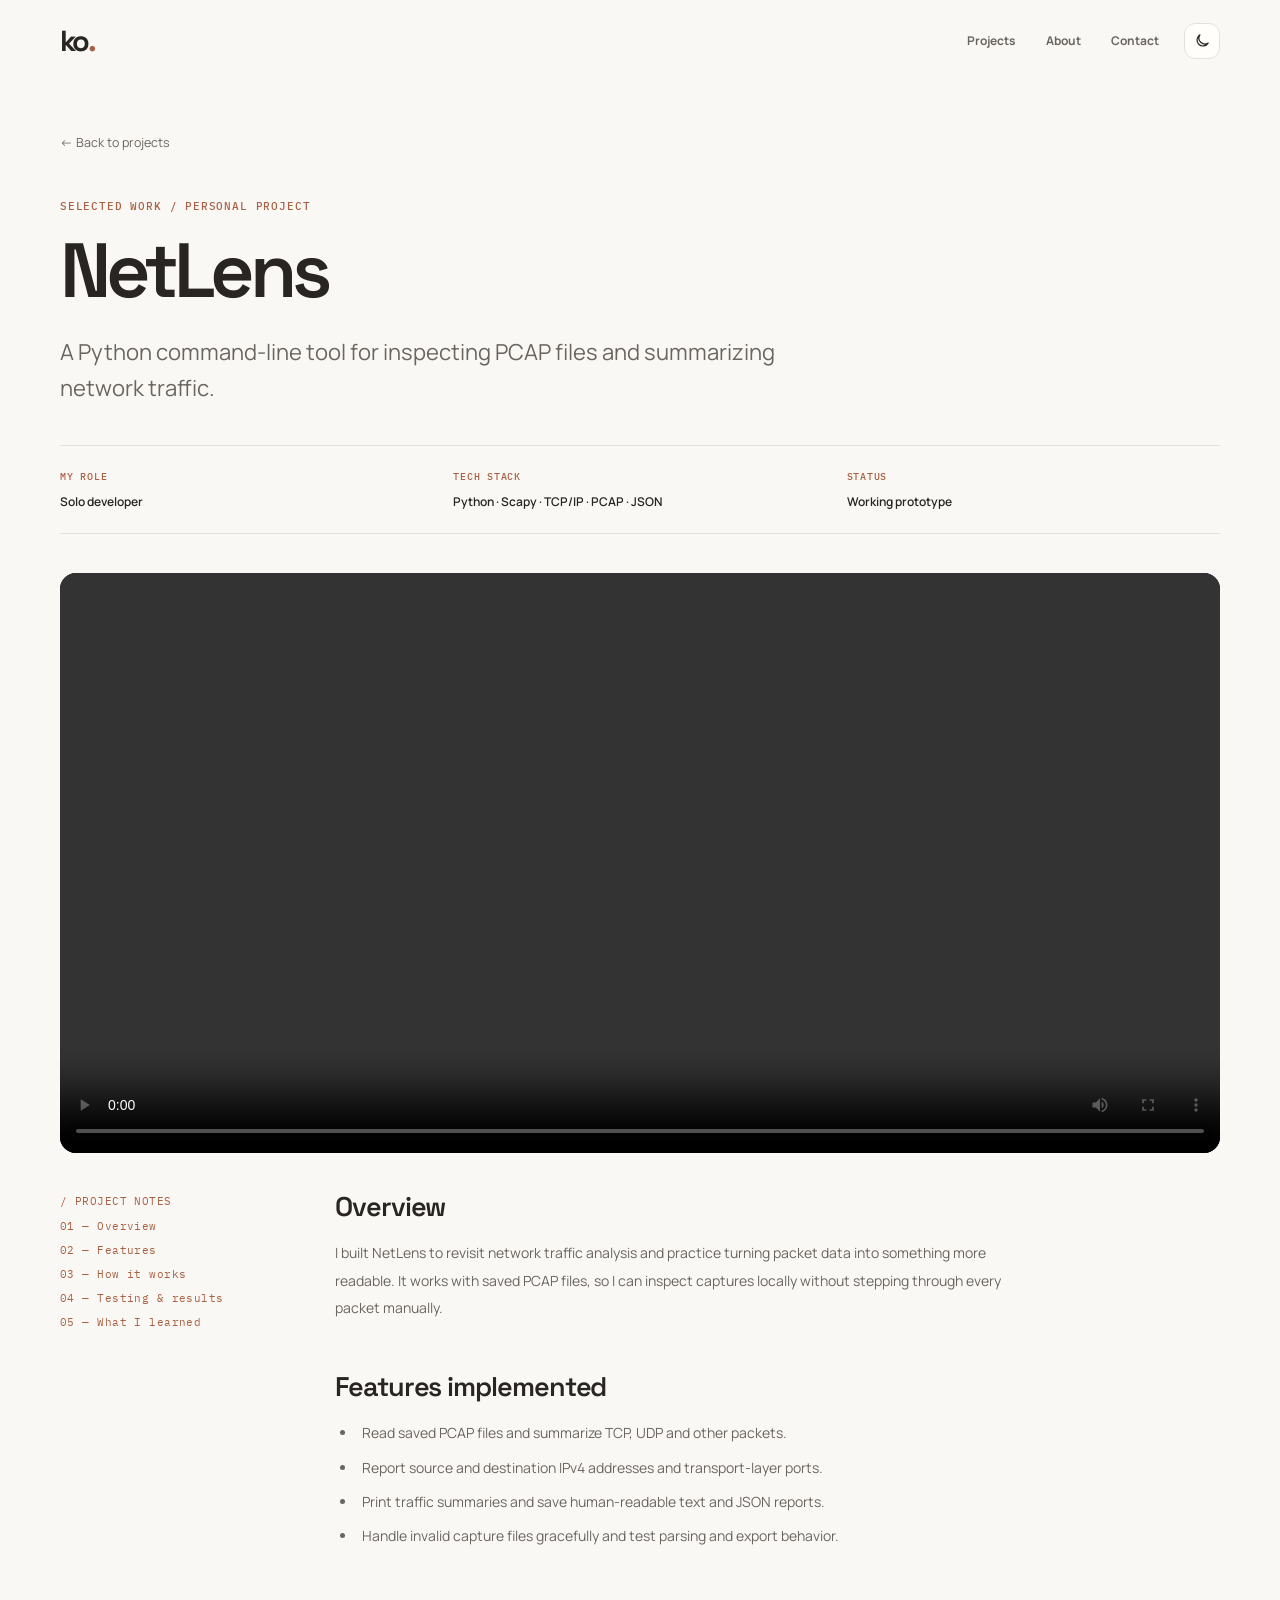
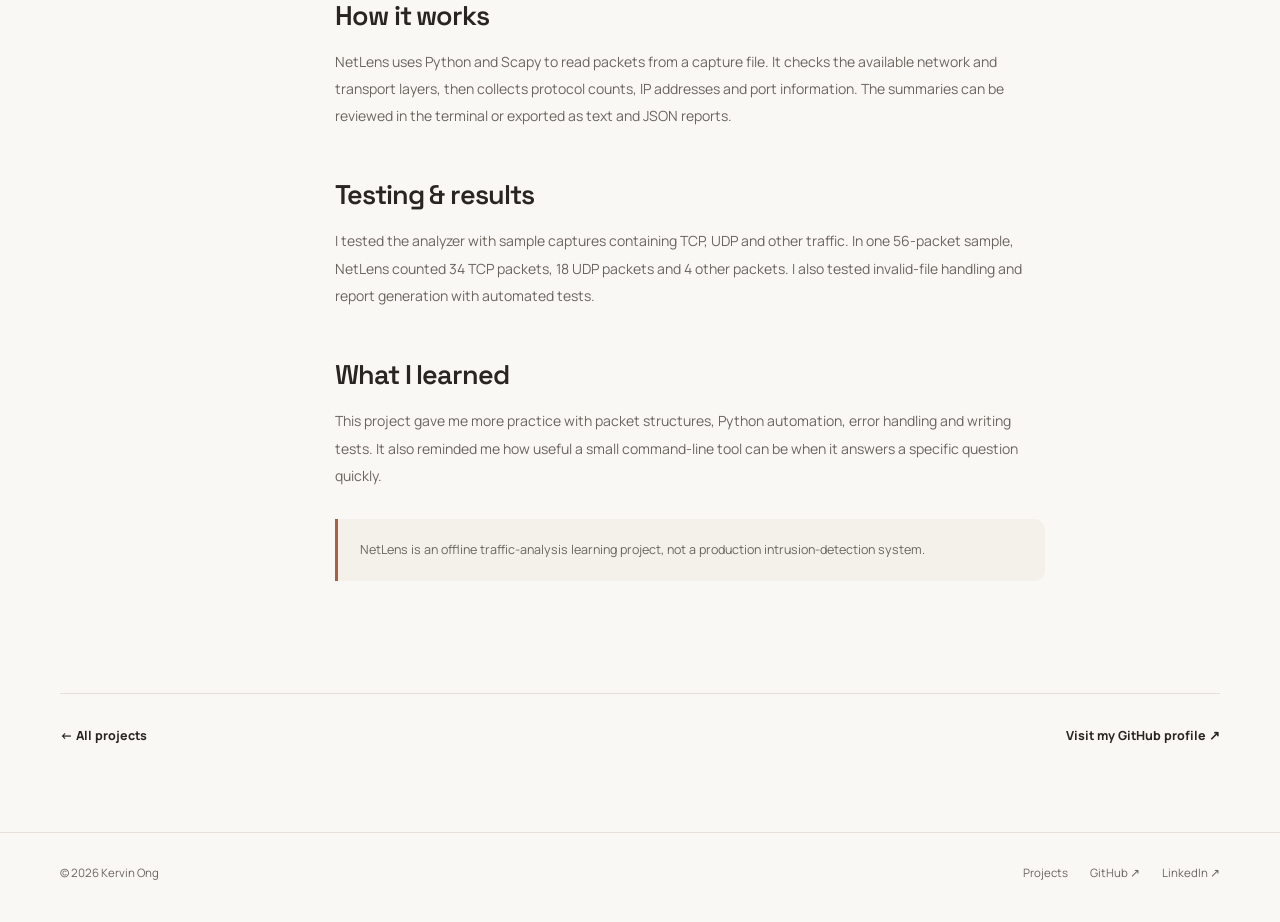
<file: projects/netlens.html>
<!DOCTYPE html>
<html lang="en">
 <head>
  <meta charset="utf-8"/>
  <meta content="width=device-width,initial-scale=1" name="viewport"/>
  <meta content="#FAF8F5" name="theme-color"/>
  <meta content="NetLens is a Python command-line tool for analyzing PCAP files, summarizing network traffic and exporting reports." name="description"/>
  <title>
   NetLens — Project | Kervin Ong
  </title>
  <link href="https://fonts.googleapis.com/css2?family=IBM+Plex+Mono:wght@400;500;600&amp;family=Manrope:wght@400;500;600;700&amp;family=Space+Grotesk:wght@400;500;600;700&amp;display=swap" rel="stylesheet"/>
  <link href="../styles.css?v=34" rel="stylesheet"/>
  <script>
   try{const t=localStorage.getItem('ko-theme');if(t==='dark'||t==='light')document.documentElement.dataset.theme=t;}catch(e){}
  </script>
  <style>
  .project-video {
    width: 100%;
    margin: 36px 0;
    border-radius: 16px;
    overflow: hidden;
    background: #171717;
  }

  .project-video video {
    display: block;
    width: 100%;
    height: auto;
    max-height: 650px;
    object-fit: contain;
  }
</style>
 </head>
 <body>
  <a class="skip-link" href="#main">
   Skip to content
  </a>
  <header class="site-header">
   <div class="wrap nav">
    <a aria-label="Kervin Ong homepage" class="logo" href="../index.html">
     ko
     <span>
      .
     </span>
    </a>
    <div class="nav-right">
     <nav aria-label="Main navigation" class="nav-links">
      <a href="../index.html#projects">
       Projects
      </a>
      <a href="../index.html#about">
       About
      </a>
      <a href="../index.html#contact">
       Contact
      </a>
     </nav>
     <div class="nav-actions">
      <button aria-label="Toggle theme" class="icon-button" data-theme-toggle="" title="Toggle theme" type="button">
       <svg aria-hidden="true" class="moon" viewbox="0 0 24 24">
        <path d="M20 15.7A8.5 8.5 0 0 1 8.3 4 8.5 8.5 0 1 0 20 15.7Z">
        </path>
       </svg>
       <svg aria-hidden="true" class="sun" viewbox="0 0 24 24">
        <circle cx="12" cy="12" r="4">
        </circle>
        <path d="M12 2v2m0 16v2M4.93 4.93l1.41 1.41m11.32 11.32 1.41 1.41M2 12h2m16 0h2M4.93 19.07l1.41-1.41M17.66 6.34l1.41-1.41">
        </path>
       </svg>
      </button>
     </div>
    </div>
   </div>
  </header>
  <main id="main">
   <div class="wrap">
    <a class="back-link" href="../index.html#projects">
     ← Back to projects
    </a>
    <header class="case-hero">
     <p class="kicker">
      Selected work / Personal project
     </p>
     <h1>
      NetLens
     </h1>
     <p class="case-lead">
      A Python command-line tool for inspecting PCAP files and summarizing network traffic.
     </p>
    </header>
    <dl class="case-meta">
     <div>
      <dt>
       MY ROLE
      </dt>
      <dd>
       Solo developer
      </dd>
     </div>
     <div>
      <dt>
       TECH STACK
      </dt>
      <dd>
       Python · Scapy · TCP/IP · PCAP · JSON
      </dd>
     </div>
     <div>
      <dt>
       STATUS
      </dt>
      <dd>
       Working prototype
      </dd>
     </div>
    </dl>
    <!-- NetLens demonstration video -->
<div class="project-video">
  <video
    controls
    playsinline
    preload="metadata"
    aria-label="NetLens network traffic analysis demonstration"
  >
    <source src="../assets/NetLens.mp4" type="video/mp4">
    Your browser does not support HTML5 video.
  </video>
</div>
    <div class="case-content">
     <aside>
      <div class="case-toc">
       / PROJECT NOTES

<br>01 — Overview
<br>02 — Features
<br>03 — How it works
<br>04 — Testing &amp; results
<br>05 — What I learned
      </div>
     </aside>
     <div class="case-body">
      <section>
       <h2>
        Overview
       </h2>
       <p>
        I built NetLens to revisit network traffic analysis and practice turning packet data into something more readable. It works with saved PCAP files, so I can inspect captures locally without stepping through every packet manually.
       </p>
      </section>
      <section>
       <h2>
        Features implemented
       </h2>
       <ul>
        <li>
         Read saved PCAP files and summarize TCP, UDP and other packets.
        </li>
        <li>
         Report source and destination IPv4 addresses and transport-layer ports.
        </li>
        <li>
         Print traffic summaries and save human-readable text and JSON reports.
        </li>
        <li>
         Handle invalid capture files gracefully and test parsing and export behavior.
        </li>
       </ul>
      </section>
      <section>
       <h2>
        How it works
       </h2>
       <p>
        NetLens uses Python and Scapy to read packets from a capture file. It checks the available network and transport layers, then collects protocol counts, IP addresses and port information. The summaries can be reviewed in the terminal or exported as text and JSON reports.
       </p>
      </section>
      <!--
Screenshot slot: after capturing a real terminal run, add e.g.
<figure class="netlens-evidence">
  <img src="../assets/netlens-terminal.png" alt="NetLens terminal output analyzing a sample PCAP" loading="lazy" style="width:100%;height:auto;border-radius:12px">
  <figcaption>NetLens analysis of a sample PCAP file.</figcaption>
</figure>
-->
      <section>
       <h2>
        Testing &amp; results
       </h2>
       <p>
        I tested the analyzer with sample captures containing TCP, UDP and other traffic. In one 56-packet sample, NetLens counted 34 TCP packets, 18 UDP packets and 4 other packets. I also tested invalid-file handling and report generation with automated tests.
       </p>
      </section>
      <!--Add a real screenshot of your exported report here once available.-->
      <section>
       <h2>
        What I learned
       </h2>
       <p>
        This project gave me more practice with packet structures, Python automation, error handling and writing tests. It also reminded me how useful a small command-line tool can be when it answers a specific question quickly.
       </p>
      </section>
      <div class="case-note">
       NetLens is an offline traffic-analysis learning project, not a production intrusion-detection system.
      </div>
     </div>
    </div>
    <div class="case-bottom">
     <a class="text-link" href="../index.html#projects">
      ← All projects
     </a>
     <a class="text-link" href="https://github.com/kervino" rel="noopener noreferrer" target="_blank">
      Visit my GitHub profile ↗
     </a>
    </div>
   </div>
  </main>
  <footer class="site-footer">
   <div class="wrap footer-inner">
    <span>
     © 2026 Kervin Ong
    </span>
    <div class="footer-links">
     <a href="../index.html#projects">
      Projects
     </a>
     <a href="https://github.com/kervino" rel="noopener noreferrer" target="_blank">
      GitHub ↗
     </a>
     <a href="https://www.linkedin.com/in/kervin-ong/" rel="noopener noreferrer" target="_blank">
      LinkedIn ↗
     </a>
    </div>
   </div>
  </footer>
  <script defer="" src="../script.js?v=34">
  </script>
 </body>
</html>
</file>
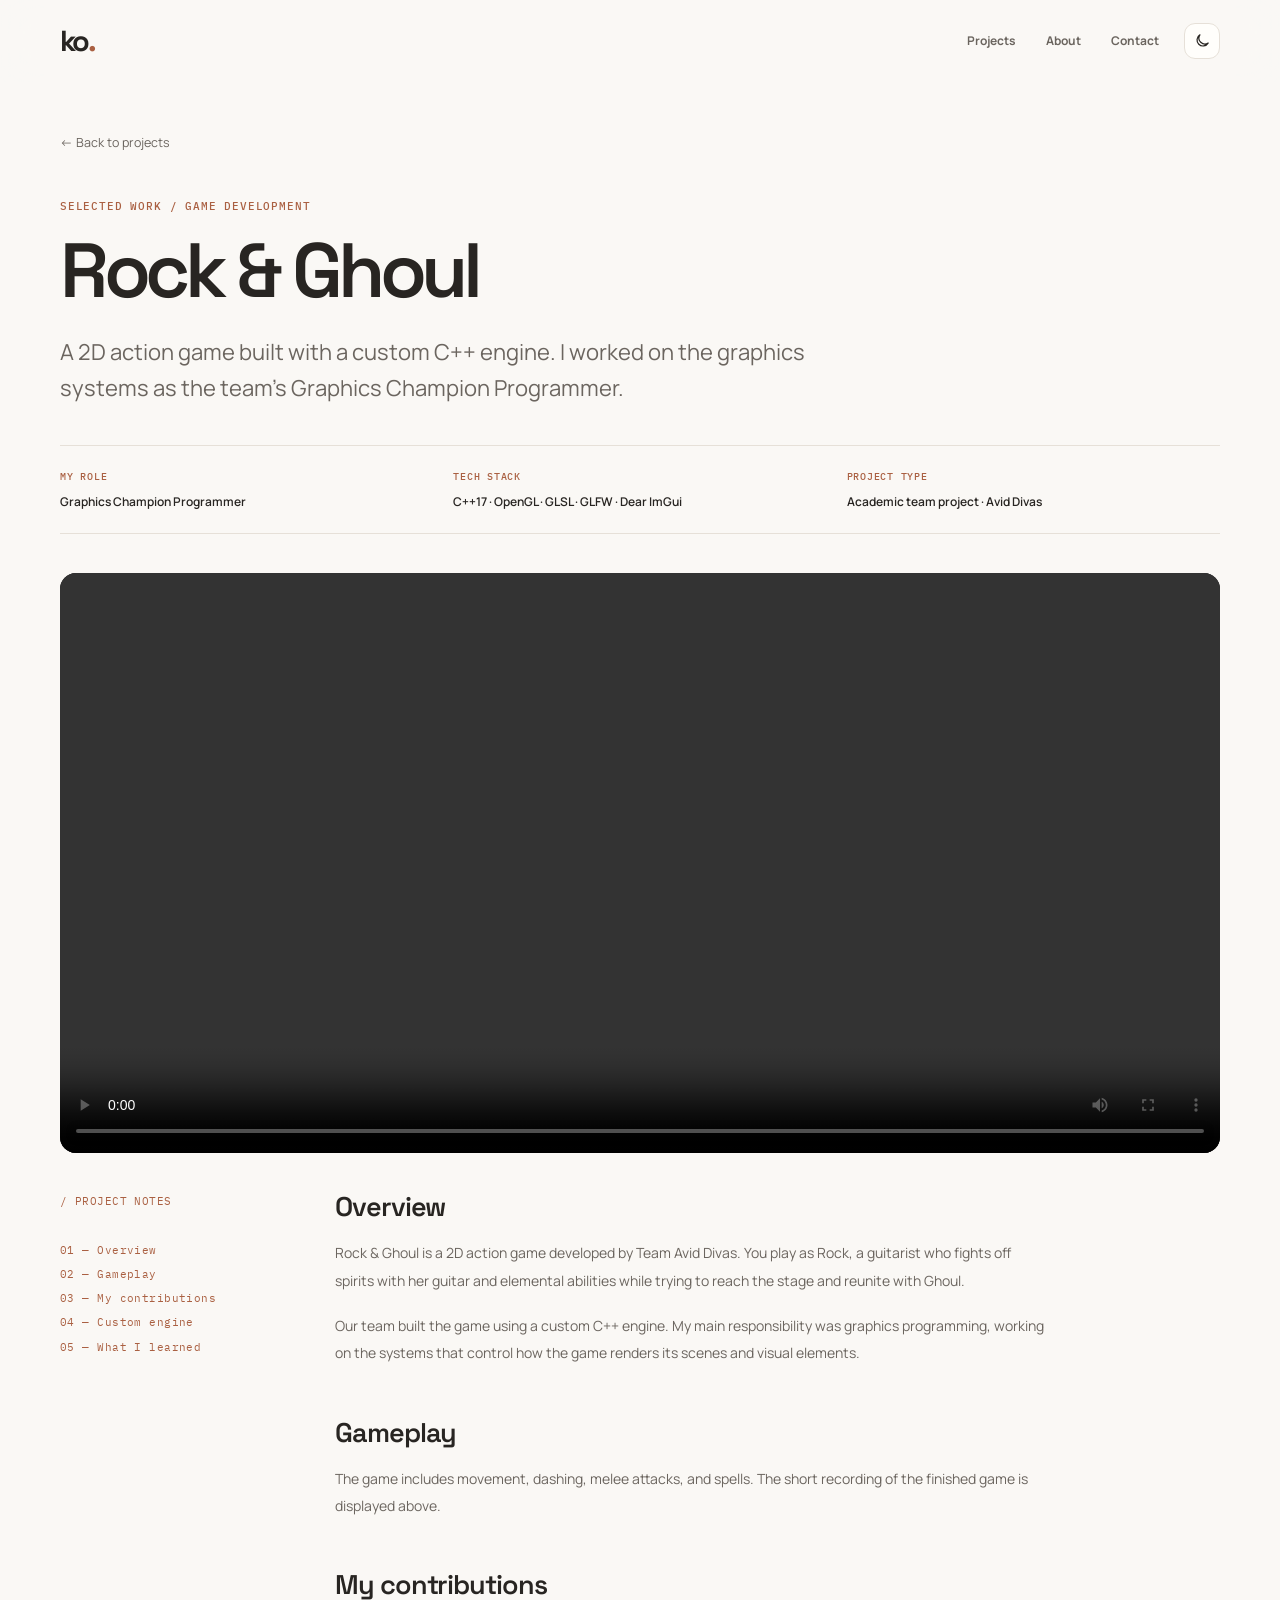
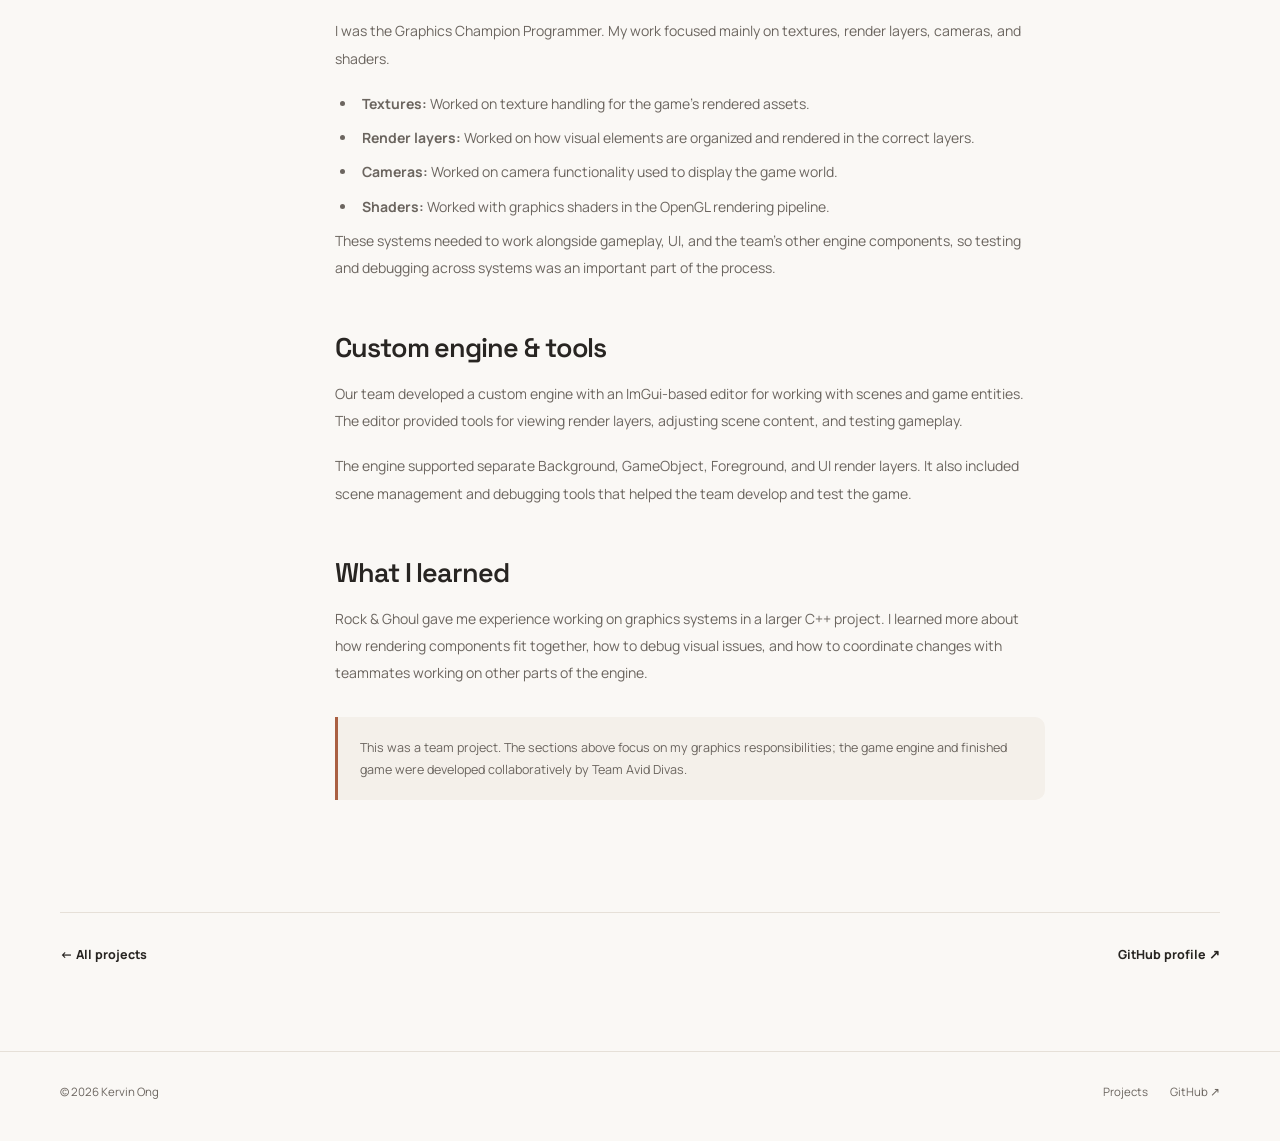
<file: projects/rock-and-ghoul.html>
<!DOCTYPE html>
<html lang="en">
<head>
  <meta charset="utf-8">
  <meta name="viewport" content="width=device-width, initial-scale=1">
  <meta name="description" content="Rock & Ghoul — a 2D action game built with a custom C++ engine. Graphics programming work by Kervin Ong.">
  <title>Rock &amp; Ghoul — Project | Kervin Ong</title>

  <link rel="preconnect" href="https://fonts.googleapis.com">
  <link rel="preconnect" href="https://fonts.gstatic.com" crossorigin>
  <link href="https://fonts.googleapis.com/css2?family=IBM+Plex+Mono:wght@400;500;600&amp;family=Manrope:wght@400;500;600;700&amp;family=Space+Grotesk:wght@400;500;600;700&amp;display=swap" rel="stylesheet">
  <link rel="stylesheet" href="../styles.css?v=35">
  <script>
    try {
      const theme = localStorage.getItem('ko-theme');
      if (theme === 'light' || theme === 'dark') {
        document.documentElement.dataset.theme = theme;
      }
    } catch (error) {}
  </script>

  <style>
    .gameplay-video {
      width: 100%;
      overflow: hidden;
      border-radius: 16px;
      background: #171717;
      margin: 36px 0;
    }

    .gameplay-video video {
      display: block;
      width: 100%;
      height: auto;
      max-height: 650px;
      object-fit: contain;
    }
  </style>

</head>
<body>
  <a class="skip-link" href="#main">Skip to content</a>

  <header class="site-header">
    <div class="wrap nav">
      <a class="logo" href="../index.html" aria-label="Kervin Ong, home">ko<span>.</span></a>
      <div class="nav-right">
        <nav class="nav-links" aria-label="Main navigation">
          <a href="../index.html#projects">Projects</a>
          <a href="../index.html#about">About</a>
          <a href="../index.html#contact">Contact</a>
        </nav>
        <button class="icon-button" type="button" data-theme-toggle aria-label="Switch theme" title="Change theme">
          <svg class="moon" viewBox="0 0 24 24" aria-hidden="true">
            <path d="M20 15.7A8.5 8.5 0 0 1 8.3 4 8.5 8.5 0 1 0 20 15.7Z"/>
          </svg>
          <svg class="sun" viewBox="0 0 24 24" aria-hidden="true">
            <circle cx="12" cy="12" r="4"/>
            <path d="M12 2v2m0 16v2M4.93 4.93l1.41 1.41m11.32 11.32 1.41 1.41M2 12h2m16 0h2M4.93 19.07l1.41-1.41M17.66 6.34l1.41-1.41"/>
          </svg>
        </button>
      </div>
    </div>
  </header>

  <main id="main">
    <div class="wrap">
      <a class="back-link" href="../index.html#projects">← Back to projects</a>

      <header class="case-hero">
        <p class="kicker">Selected work / Game development</p>
        <h1>Rock &amp; Ghoul</h1>
        <p class="case-lead">
          A 2D action game built with a custom C++ engine. I worked on the graphics
          systems as the team's Graphics Champion Programmer.
        </p>
      </header>

      <dl class="case-meta">
        <div><dt>MY ROLE</dt><dd>Graphics Champion Programmer</dd></div>
        <div><dt>TECH STACK</dt><dd>C++17 · OpenGL · GLSL · GLFW · Dear ImGui</dd></div>
        <div><dt>PROJECT TYPE</dt><dd>Academic team project · Avid Divas</dd></div>
      </dl>

      <!-- Replace this title card with a real gameplay screenshot when available. -->
      <div class="gameplay-video">
        <video controls playsinline preload="metadata"
              aria-label="Rock and Ghoul gameplay demonstration">
          <source src="../assets/Gameplay.mp4" type="video/mp4">
          Your browser does not support HTML5 video.
        </video>
      </div>

      <div class="case-content">
        <aside>
          <div class="case-toc">
            / PROJECT NOTES<br><br>
            01 — Overview<br>
            02 — Gameplay<br>
            03 — My contributions<br>
            04 — Custom engine<br>
            05 — What I learned
          </div>
        </aside>

        <div class="case-body">
          <section>
            <h2>Overview</h2>
            <p>
              Rock &amp; Ghoul is a 2D action game developed by Team Avid Divas.
              You play as Rock, a guitarist who fights off spirits with her guitar
              and elemental abilities while trying to reach the stage and reunite with Ghoul.
            </p>
            <p>
              Our team built the game using a custom C++ engine. My main responsibility
              was graphics programming, working on the systems that control how the game
              renders its scenes and visual elements.
            </p>
          </section>

          <section>
            <h2>Gameplay</h2>
            <p>
              The game includes movement, dashing, melee attacks, and spells.
              The short recording of the finished game is displayed above.
            </p>

            <!--
              After adding your video to assets/rock-and-ghoul-gameplay.mp4,
              remove this comment wrapper to show the player:

              <video controls preload="metadata" playsinline
                     style="display:block;width:100%;height:auto;border-radius:12px"
                     aria-label="Rock and Ghoul gameplay demonstration">
                <source src="../assets/rock-and-ghoul-gameplay.mp4" type="video/mp4">
                Your browser does not support HTML video.
              </video>
            -->
          </section>

          <section>
            <h2>My contributions</h2>
            <p>
              I was the Graphics Champion Programmer. My work focused mainly on
              textures, render layers, cameras, and shaders.
            </p>
            <ul>
              <li><strong>Textures:</strong> Worked on texture handling for the game's rendered assets.</li>
              <li><strong>Render layers:</strong> Worked on how visual elements are organized and rendered in the correct layers.</li>
              <li><strong>Cameras:</strong> Worked on camera functionality used to display the game world.</li>
              <li><strong>Shaders:</strong> Worked with graphics shaders in the OpenGL rendering pipeline.</li>
            </ul>
            <p>
              These systems needed to work alongside gameplay, UI, and the team's
              other engine components, so testing and debugging across systems was
              an important part of the process.
            </p>
          </section>

          <section>
            <h2>Custom engine &amp; tools</h2>
            <p>
              Our team developed a custom engine with an ImGui-based editor for
              working with scenes and game entities. The editor provided tools for
              viewing render layers, adjusting scene content, and testing gameplay.
            </p>
            <p>
              The engine supported separate Background, GameObject, Foreground,
              and UI render layers. It also included scene management and debugging
              tools that helped the team develop and test the game.
            </p>
          </section>

          <section>
            <h2>What I learned</h2>
            <p>
              Rock &amp; Ghoul gave me experience working on graphics systems in a
              larger C++ project. I learned more about how rendering components fit
              together, how to debug visual issues, and how to coordinate changes
              with teammates working on other parts of the engine.
            </p>
          </section>

          <div class="case-note">
            This was a team project. The sections above focus on my graphics
            responsibilities; the game engine and finished game were developed
            collaboratively by Team Avid Divas.
          </div>
        </div>
      </div>

      <div class="case-bottom">
        <a class="text-link" href="../index.html#projects">← All projects</a>
        <a class="text-link" href="https://github.com/kervino" target="_blank" rel="noopener noreferrer">GitHub profile ↗</a>
      </div>
    </div>
  </main>

  <footer class="site-footer">
    <div class="wrap footer-inner">
      <span>© 2026 Kervin Ong</span>
      <div class="footer-links">
        <a href="../index.html#projects">Projects</a>
        <a href="https://github.com/kervino" target="_blank" rel="noopener noreferrer">GitHub ↗</a>
      </div>
    </div>
  </footer>

  <script src="../script.js?v=35" defer></script>
</body>
</html>
</file>
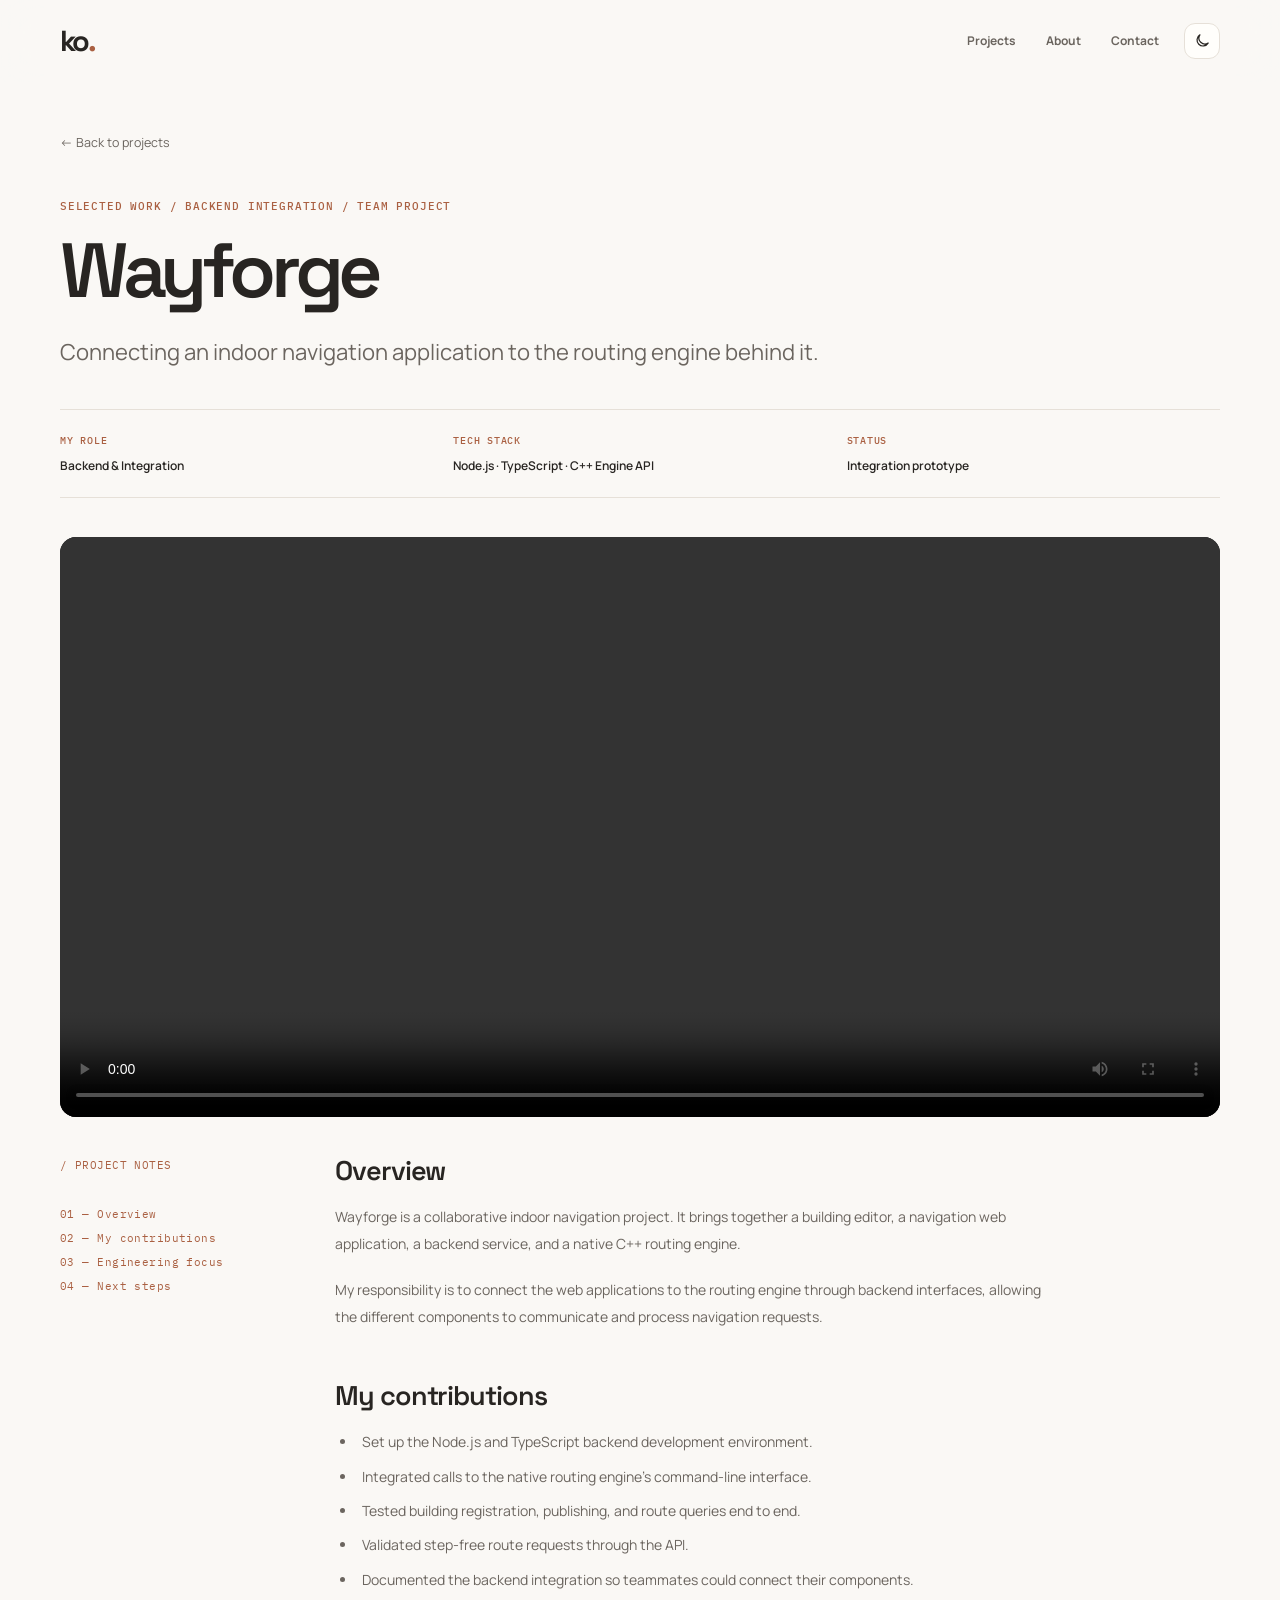
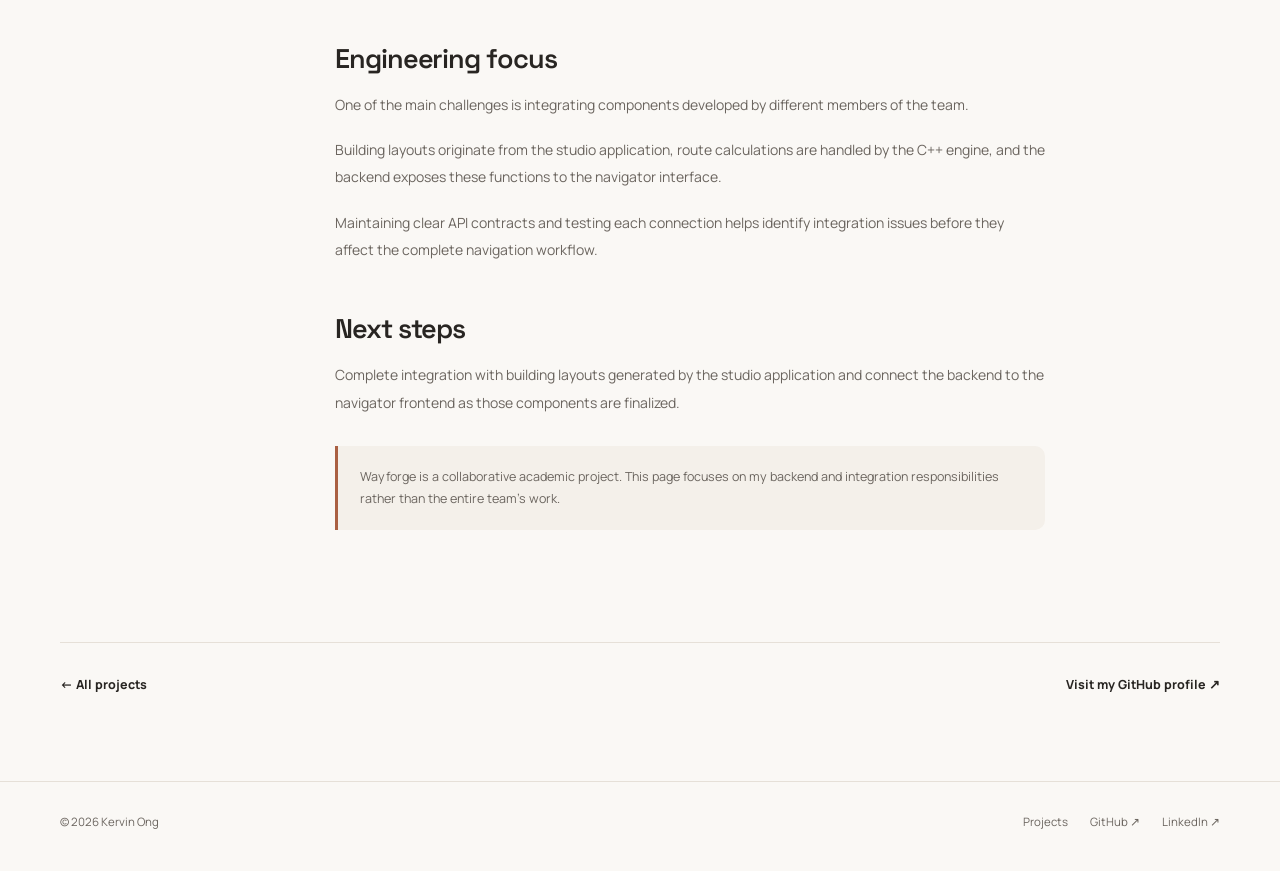
<file: projects/wayforge.html>
<!DOCTYPE html>
<html lang="en">
<head>
  <meta charset="utf-8">
  <meta name="viewport" content="width=device-width, initial-scale=1">
  <meta name="theme-color" content="#FAF8F5">
  <meta name="description" content="Wayforge — backend and integration work by Kervin Ong for an indoor navigation project.">

  <title>Wayforge — Project | Kervin Ong</title>

  <!-- Fonts -->
  <link rel="preconnect" href="https://fonts.googleapis.com">
  <link rel="preconnect" href="https://fonts.gstatic.com" crossorigin>
  <link href="https://fonts.googleapis.com/css2?family=IBM+Plex+Mono:wght@400;500;600&amp;family=Manrope:wght@400;500;600;700&amp;family=Space+Grotesk:wght@400;500;600;700&amp;display=swap" rel="stylesheet">

  <!-- Portfolio styling -->
  <link rel="stylesheet" href="../styles.css?v=34">

  <!-- Video styling -->
  <style>
    .project-video {
      width: 100%;
      margin: 36px 0;
      border-radius: 16px;
      overflow: hidden;
      background: #171717;
    }

    .project-video video {
      display: block;
      width: 100%;
      height: auto;
      max-height: 650px;
      object-fit: contain;
    }
  </style>

  <!-- Restore theme preference -->
  <script>
    try {
      const theme = localStorage.getItem('ko-theme');

      if (theme === 'dark' || theme === 'light') {
        document.documentElement.dataset.theme = theme;
      }
    } catch (error) {}
  </script>
</head>

<body>
  <a class="skip-link" href="#main">Skip to content</a>

  <!-- Navigation -->
  <header class="site-header">
    <div class="wrap nav">
      <a
        class="logo"
        href="../index.html"
        aria-label="Kervin Ong homepage"
      >
        ko<span>.</span>
      </a>

      <div class="nav-right">
        <nav class="nav-links" aria-label="Main navigation">
          <a href="../index.html#projects">Projects</a>
          <a href="../index.html#about">About</a>
          <a href="../index.html#contact">Contact</a>
        </nav>

        <div class="nav-actions">
          <button
            class="icon-button"
            type="button"
            data-theme-toggle
            aria-label="Toggle theme"
            title="Toggle theme"
          >
            <svg class="moon" viewBox="0 0 24 24" aria-hidden="true">
              <path d="M20 15.7A8.5 8.5 0 0 1 8.3 4 8.5 8.5 0 1 0 20 15.7Z"></path>
            </svg>

            <svg class="sun" viewBox="0 0 24 24" aria-hidden="true">
              <circle cx="12" cy="12" r="4"></circle>
              <path d="M12 2v2m0 16v2M4.93 4.93l1.41 1.41m11.32 11.32 1.41 1.41M2 12h2m16 0h2M4.93 19.07l1.41-1.41M17.66 6.34l1.41-1.41"></path>
            </svg>
          </button>
        </div>
      </div>
    </div>
  </header>

  <!-- Main content -->
  <main id="main">
    <div class="wrap">

      <a class="back-link" href="../index.html#projects">
        ← Back to projects
      </a>

      <!-- Project introduction -->
      <header class="case-hero">
        <p class="kicker">
          Selected work / Backend integration / Team project
        </p>

        <h1>Wayforge</h1>

        <p class="case-lead">
          Connecting an indoor navigation application to the
          routing engine behind it.
        </p>
      </header>

      <!-- Project details -->
      <dl class="case-meta">
        <div>
          <dt>MY ROLE</dt>
          <dd>Backend &amp; Integration</dd>
        </div>

        <div>
          <dt>TECH STACK</dt>
          <dd>Node.js · TypeScript · C++ Engine API</dd>
        </div>

        <div>
          <dt>STATUS</dt>
          <dd>Integration prototype</dd>
        </div>
      </dl>

      <!-- Project demonstration video -->
      <div class="project-video">
        <video
          controls
          playsinline
          preload="metadata"
          aria-label="Wayforge indoor navigation demonstration"
        >
          <source
            src="../assets/Wayforge.mp4"
            type="video/mp4"
          >
          Your browser does not support HTML5 video.
        </video>
      </div>

      <!-- Project write-up -->
      <div class="case-content">

        <!-- Sidebar -->
        <aside>
          <div class="case-toc">
            / PROJECT NOTES<br><br>
            01 — Overview<br>
            02 — My contributions<br>
            03 — Engineering focus<br>
            04 — Next steps
          </div>
        </aside>

        <!-- Main text -->
        <div class="case-body">

          <section>
            <h2>Overview</h2>

            <p>
              Wayforge is a collaborative indoor navigation project.
              It brings together a building editor, a navigation
              web application, a backend service, and a native
              C++ routing engine.
            </p>

            <p>
              My responsibility is to connect the web applications
              to the routing engine through backend interfaces,
              allowing the different components to communicate
              and process navigation requests.
            </p>
          </section>

          <section>
            <h2>My contributions</h2>

            <ul>
              <li>
                Set up the Node.js and TypeScript backend
                development environment.
              </li>

              <li>
                Integrated calls to the native routing engine's
                command-line interface.
              </li>

              <li>
                Tested building registration, publishing, and
                route queries end to end.
              </li>

              <li>
                Validated step-free route requests through
                the API.
              </li>

              <li>
                Documented the backend integration so teammates
                could connect their components.
              </li>
            </ul>
          </section>

          <section>
            <h2>Engineering focus</h2>

            <p>
              One of the main challenges is integrating components
              developed by different members of the team.
            </p>

            <p>
              Building layouts originate from the studio application,
              route calculations are handled by the C++ engine,
              and the backend exposes these functions to the
              navigator interface.
            </p>

            <p>
              Maintaining clear API contracts and testing each
              connection helps identify integration issues before
              they affect the complete navigation workflow.
            </p>
          </section>

          <section>
            <h2>Next steps</h2>

            <p>
              Complete integration with building layouts generated
              by the studio application and connect the backend
              to the navigator frontend as those components
              are finalized.
            </p>
          </section>

          <!-- Team attribution -->
          <div class="case-note">
            Wayforge is a collaborative academic project.
            This page focuses on my backend and integration
            responsibilities rather than the entire team's work.
          </div>

        </div>
      </div>

      <!-- Bottom navigation -->
      <div class="case-bottom">
        <a class="text-link" href="../index.html#projects">
          ← All projects
        </a>

        <a
          class="text-link"
          href="https://github.com/kervino"
          target="_blank"
          rel="noopener noreferrer"
        >
          Visit my GitHub profile ↗
        </a>
      </div>

    </div>
  </main>

  <!-- Footer -->
  <footer class="site-footer">
    <div class="wrap footer-inner">
      <span>© 2026 Kervin Ong</span>

      <div class="footer-links">
        <a href="../index.html#projects">Projects</a>

        <a
          href="https://github.com/kervino"
          target="_blank"
          rel="noopener noreferrer"
        >
          GitHub ↗
        </a>

        <a
          href="https://www.linkedin.com/in/kervin-ong/"
          target="_blank"
          rel="noopener noreferrer"
        >
          LinkedIn ↗
        </a>
      </div>
    </div>
  </footer>

  <script src="../script.js?v=34" defer></script>
</body>
</html>
</file>
<file: styles.css>
/* Kervin Ong · Soft Editorial Tech · v3 */
:root {
  color-scheme: light;
  --bg: #FAF8F5;
  --bg-rgb: 250,248,245;
  --surface: #FFFEFB;
  --surface-soft: #F4F0EA;
  --surface-tint: #F0E9E1;
  --ink: #282522;
  --muted: #6B655F;
  --subtle: #887F77;
  --line: #E6E0D8;
  --accent: #AA6042;
  --accent-hover: #914A32;
  --accent-soft: #F6E9E1;
  --button: #302B27;
  --button-text: #FFFFFF;
  --chart-bg: #292725;
  --shadow: 0 18px 44px rgba(61,44,31,.07);
  --shadow-hover: 0 22px 45px rgba(61,44,31,.11);
  --display-font: 'Space Grotesk', 'Trebuchet MS', 'Arial', sans-serif;
  --body-font: 'Manrope', 'Segoe UI', 'Arial', sans-serif;
  --mono-font: 'IBM Plex Mono', 'Cascadia Code', Consolas, monospace;
}
html[data-theme="dark"] {
  color-scheme: dark;
  --bg: #1E1E1D;
  --bg-rgb: 30,30,29;
  --surface: #292826;
  --surface-soft: #302E2C;
  --surface-tint: #37302A;
  --ink: #F4F0EB;
  --muted: #C4BDB5;
  --subtle: #ADA39A;
  --line: #47423D;
  --accent: #E5A07C;
  --accent-hover: #F3B591;
  --accent-soft: #3C2F29;
  --button: #EBC8B6;
  --button-text: #2D2622;
  --chart-bg: #1F1D1C;
  --shadow: 0 18px 44px rgba(0,0,0,.2);
  --shadow-hover: 0 24px 50px rgba(0,0,0,.3);
}
*,*::before,*::after{box-sizing:border-box}
html{scroll-behavior:smooth;scroll-padding-top:110px}
body{margin:0;background:var(--bg);color:var(--ink);font:400 15px/1.75 var(--body-font);-webkit-font-smoothing:antialiased;transition:background-color .28s,color .28s}
a{color:inherit;text-decoration:none}
a,button{ -webkit-tap-highlight-color:transparent }
a:focus-visible,button:focus-visible{outline:3px solid var(--accent);outline-offset:4px}
button{font:inherit;cursor:pointer}
img{max-width:100%}
::selection{background:var(--accent-soft);color:var(--ink)}
.wrap{width:min(1160px,calc(100% - 64px));margin:0 auto}
.mono{font-family:var(--mono-font)}
.skip-link{position:fixed;z-index:1000;top:-100px;left:18px;background:var(--surface);color:var(--ink);padding:10px 16px;border:2px solid var(--accent);border-radius:10px}
.skip-link:focus{top:14px}
/* Navigation */
.site-header{height:82px;position:sticky;top:0;z-index:40;border-bottom:1px solid transparent;background:rgba(var(--bg-rgb),.85);backdrop-filter:blur(18px);-webkit-backdrop-filter:blur(18px);transition:height .25s,border-color .25s,box-shadow .25s}
.site-header.is-scrolled{height:70px;border-bottom-color:var(--line);box-shadow:0 6px 28px rgba(51,43,36,.03)}
.nav{height:100%;display:flex;align-items:center;justify-content:space-between;gap:24px}
.logo{font:700 29px/1 var(--display-font);letter-spacing:-.1em;display:inline-flex;align-items:baseline;gap:1px}
.logo span,.logo em{font-style:normal;color:var(--accent)}
.nav-right{display:flex;align-items:center;gap:25px}
.nav-links{display:flex;align-items:center;gap:30px}
.nav-links a{font-size:12px;font-weight:700;color:var(--muted);transition:color .2s;position:relative}
.nav-links a::after{content:"";position:absolute;left:0;bottom:-8px;width:0;height:2px;background:var(--accent);border-radius:2px;transition:width .22s}
.nav-links a:hover,.nav-links a.is-current{color:var(--ink)}
.nav-links a:hover::after,.nav-links a.is-current::after{width:100%}
.nav-divider{height:19px;border-left:1px solid var(--line)}
.icon-button{width:36px;height:36px;border:1px solid var(--line);background:var(--surface);border-radius:11px;display:grid;place-items:center;color:var(--ink);transition:border-color .2s,background .2s,transform .2s}
.icon-button:hover{border-color:var(--accent);transform:rotate(-10deg)}
.icon-button svg{width:17px;height:17px;fill:none;stroke:currentColor;stroke-width:1.7;stroke-linecap:round;stroke-linejoin:round}
.icon-button .sun,html[data-theme=dark] .icon-button .moon{display:none}
html[data-theme=dark] .icon-button .sun{display:block}
/* Hero */
.hero{display:grid;grid-template-columns:minmax(0,1.08fr) minmax(0,.92fr);gap:clamp(40px,7vw,98px);min-height:650px;align-items:center;padding-top:80px;padding-bottom:96px}
.hero-copy-column{min-width:0}
.eyebrow,.kicker,.little-label,.skill-group-num,.art-label,.card-meta,.case-meta dt,.fact-label{font:500 11px/1.6 var(--mono-font);letter-spacing:.075em}
.eyebrow{display:flex;align-items:center;gap:11px;color:var(--muted);white-space:nowrap}
.eyebrow-separator{color:var(--subtle);opacity:.65}
.availability-dot{width:9px;height:9px;border-radius:50%;background:#B97F55;position:relative;flex-shrink:0;box-shadow:0 0 0 5px rgba(188,118,75,.1)}
.hero h1{font:600 clamp(43px,4.7vw,69px)/1.105 var(--display-font);letter-spacing:-.064em;max-width:670px;margin:27px 0 22px}
.hero h1 .heading-outline{color:var(--accent)}
.hero-copy{max-width:520px;color:var(--muted);font-size:15.5px;line-height:1.95;margin:0}
.hero-ctas{display:flex;align-items:center;gap:23px;flex-wrap:wrap;margin-top:34px}
.button-primary,.button-outline{display:inline-flex;align-items:center;justify-content:center;gap:16px;border-radius:12px;padding:13px 19px;font-weight:750;font-size:12px;line-height:1.5;white-space:nowrap;transition:transform .22s,box-shadow .22s,background .22s,border-color .22s}
.button-primary{color:var(--button-text);background:var(--button);border:1px solid var(--button)}
.button-primary:hover{transform:translateY(-3px);box-shadow:0 12px 25px rgba(92,62,47,.16)}
.button-primary span{font-size:19px;line-height:1}
.text-link{font-size:12.5px;font-weight:750;color:var(--ink);transition:color .18s;display:inline-flex;align-items:center;gap:7px}
.text-link:hover{color:var(--accent)}
.text-link span{transition:transform .2s}.text-link:hover span{transform:translate(2px,-2px)}
.hero-bottom{margin-top:83px;display:flex;align-items:center;gap:15px;color:var(--subtle)}
.hero-bottom .mono{font-size:10px;letter-spacing:.1em}
.down-arrow{display:inline-block;font-size:17px;animation:arrow-nudge 2.7s ease-in-out infinite}
@keyframes arrow-nudge{0%,100%{transform:translateY(-3px)}50%{transform:translateY(3px)}}
/* Interactive art direction: a working-software vignette, not a fake OS. */
.hero-visual{min-height:510px;position:relative;display:flex;align-items:center;justify-content:center;isolation:isolate}
.visual-ambient{position:absolute;z-index:-1;border-radius:50%;pointer-events:none}
.visual-ambient-one{width:410px;height:410px;background:radial-gradient(circle,rgba(210,133,88,.16),rgba(210,133,88,0) 72%);right:-60px;top:-30px;animation:ambient-drift 10s ease-in-out infinite}
.visual-ambient-two{width:280px;height:280px;background:radial-gradient(circle,rgba(217,181,138,.18),transparent 71%);bottom:-30px;left:-70px;animation:ambient-drift 11s ease-in-out infinite reverse}
@keyframes ambient-drift{0%,100%{transform:translate(0,0)}50%{transform:translate(15px,-17px)}}
.workbench{position:relative;width:min(100%,465px);background:var(--surface);border:1px solid var(--line);border-radius:20px;box-shadow:0 29px 65px rgba(72,47,28,.12),0 2px 7px rgba(72,47,28,.05);overflow:hidden;transform:rotate(-1.8deg);transition:transform .5s cubic-bezier(.2,.7,.2,1),box-shadow .4s}
.hero-visual:hover .workbench{transform:rotate(0) translateY(-4px);box-shadow:0 35px 75px rgba(72,47,28,.17)}
.workbench-header{height:53px;padding:0 20px;display:flex;gap:13px;align-items:center;border-bottom:1px solid var(--line);color:var(--subtle);font:500 10px var(--mono-font);letter-spacing:.02em}
.workbench-header svg{margin-left:auto}
.window-dots{display:flex;gap:6px}.window-dots i{width:7px;height:7px;border:1px solid var(--line);border-radius:50%}.window-dots i:first-child{background:#DCA888}.window-dots i:nth-child(2){background:#D7CEB3}.window-dots i:nth-child(3){background:#BFC6B8}
.workbench-body{padding:26px 25px 23px}
.workbench-subtitle{font:600 19px/1.4 var(--display-font);letter-spacing:-.035em;margin:0 0 20px}
.terminal{border-radius:12px;background:#2B2B2A;color:#F6F0E8;overflow:hidden;padding:17px 20px 15px;box-shadow:0 6px 16px rgba(25,20,17,.13)}
.terminal-head{display:flex;justify-content:space-between;gap:14px;align-items:center;font:400 10px var(--mono-font);color:#A9AAA8}
.terminal-status{display:flex;align-items:center;gap:7px;color:#C9B7A9}
.terminal-status i{display:inline-block;width:6px;height:6px;border-radius:50%;background:#DAB087}
.terminal-line{font:500 13px var(--mono-font);margin:25px 0 23px;letter-spacing:-.025em}
.prompt{color:#E6A27C;margin-right:7px}
.cursor-block{width:6px;height:13px;margin-left:7px;background:#EAB18F;display:inline-block;vertical-align:-2px;animation:blink 1.35s steps(1,end) infinite}
@keyframes blink{50%{opacity:0}}
.terminal-stats{display:grid;grid-template-columns:repeat(3,1fr);gap:17px}
.terminal-stats>div>span{display:block;color:#B6ACA5;font:400 10px var(--mono-font);margin-bottom:4px}
.terminal-stats strong{font:600 32px/1.2 var(--display-font);letter-spacing:-.05em}
.meter{height:4px;background:#48413B;border-radius:5px;overflow:hidden;margin-top:11px}
.meter i{display:block;width:var(--meter);height:100%;background:#E4A078;border-radius:5px;transform-origin:left center;animation:meter-grow 1.2s .5s backwards cubic-bezier(.25,.8,.25,1)}
@keyframes meter-grow{from{transform:scaleX(0)}to{transform:scaleX(1)}}
.terminal-stats>div:nth-child(2) .meter i{background:#E0BD91}.terminal-stats>div:nth-child(3) .meter i{background:#A8A6A1}
.terminal-bottom{border-top:1px solid #46413B;margin-top:20px;padding-top:12px;display:flex;justify-content:space-between;gap:10px;font:400 10px var(--mono-font);color:#ABA6A0}
.terminal-done{color:#CFBD9B}
.workbench-footer{display:flex;justify-content:space-between;align-items:center;gap:12px;margin-top:23px;font-size:10.5px;color:var(--muted)}
.workbench-footer>span:first-child{display:flex;align-items:center;gap:8px}
.status-mini{width:7px;height:7px;border-radius:50%;background:#C08A5A}
.workbench-footer .mono{font-size:10px}
.visual-note{position:absolute;z-index:2;padding:10px 14px;border-radius:12px;background:var(--surface);border:1px solid var(--line);box-shadow:var(--shadow);font:700 11px var(--body-font);color:var(--ink);white-space:nowrap}
.visual-note-top{right:-15px;top:28px;transform:rotate(6deg);animation:float-a 6s ease-in-out infinite}.visual-note-bottom{bottom:14px;left:-20px;transform:rotate(-6deg);animation:float-b 6.7s ease-in-out infinite}
.note-star,.sparkle-icon{color:var(--accent);font-size:20px;vertical-align:-3px;margin-right:3px}
@keyframes float-a{0%,100%{transform:translateY(0) rotate(6deg)}50%{transform:translateY(-8px) rotate(4deg)}}@keyframes float-b{0%,100%{transform:translateY(0) rotate(-6deg)}50%{transform:translateY(6px) rotate(-4deg)}}
/* Work */
.intro-divider{display:flex;justify-content:space-between;align-items:center;border-top:1px solid var(--line);padding:16px 0 0;color:var(--subtle);font:500 10px var(--mono-font);letter-spacing:.09em}
.intro-divider span:nth-child(2){color:var(--accent);font-size:20px;margin-right:auto;margin-left:17px}
.section{padding:100px 0 105px}
.projects-section{padding-top:93px}
.section-header{display:flex;justify-content:space-between;align-items:end;gap:28px;margin-bottom:34px}
.kicker{color:var(--accent);margin:0 0 15px;text-transform:uppercase}
.section h2,.about-section h2{font:600 clamp(31px,3.7vw,48px)/1.2 var(--display-font);letter-spacing:-.06em;max-width:660px;margin:0}
.section h2 span,.about-section h2 span{color:var(--accent)}
.section-intro{max-width:510px;color:var(--muted);font-size:14px;margin:14px 0 0;line-height:1.9}
.project-filters{display:flex;flex-wrap:wrap;gap:7px;padding-bottom:4px}
.filter-chip{border:1px solid var(--line);border-radius:10px;background:transparent;color:var(--muted);padding:8px 13px;font:700 11px var(--body-font);transition:background .2s,color .2s,border-color .2s,transform .2s}
.filter-chip:hover{border-color:var(--accent);transform:translateY(-2px)}
.filter-chip.is-active{background:var(--ink);color:var(--bg);border-color:var(--ink)}
.project-grid{display:grid;grid-template-columns:repeat(2,minmax(0,1fr));gap:22px}
.project-card{min-width:0;background:var(--surface);border:1px solid var(--line);border-radius:18px;overflow:hidden;box-shadow:0 3px 10px rgba(51,43,35,.025);transition:border-color .25s,box-shadow .35s,transform .35s cubic-bezier(.22,.7,.25,1)}
.project-card.is-filtered-out{display:none}
.project-card:hover,.project-card:focus-within{border-color:color-mix(in srgb,var(--accent) 43%,var(--line));box-shadow:var(--shadow-hover);transform:translateY(-5px)}
.project-card a.stretch{display:block;height:100%}
.project-card.featured{grid-column:span 2}
.project-card.featured .stretch{display:grid;grid-template-columns:1.04fr .96fr;align-items:stretch}
.project-card.featured .art{order:2;min-height:365px}
.project-card.featured .project-details{display:flex;flex-direction:column;justify-content:center;padding:45px 42px}
.project-card:last-child{grid-column:span 2}
.project-card:last-child .stretch{display:grid;grid-template-columns:1.03fr .97fr}
.project-card:last-child .art{order:2;min-height:310px}
.project-card:last-child .project-details{display:flex;flex-direction:column;justify-content:center;padding:39px}
.project-card .art{position:relative;overflow:hidden;min-height:255px;display:grid;place-items:center;background:var(--surface-tint)}
.project-card .art img{display:block;width:100%;height:100%;object-fit:cover;transition:transform .65s cubic-bezier(.2,.7,.2,1);filter:saturate(.91)}
.project-card:hover .art img{transform:scale(1.055)}
.project-card .art.netlens{background:#292725}.project-card .art.wayforge{background:#ECE6DD}.project-card .art.security{background:#F2E8DC}.project-card .art.graphics{background:#F0E5DA}
.art-label{position:absolute;bottom:14px;left:16px;background:rgba(255,253,248,.94);backdrop-filter:blur(8px);padding:6px 9px;border-radius:6px;color:#5B514A;letter-spacing:.035em;font-size:9px}
.project-details{padding:29px 29px 27px}
.card-meta{display:flex;gap:9px;align-items:center;flex-wrap:wrap;color:var(--subtle);font-size:10px;margin-bottom:17px}
.tag{font:400 10px var(--mono-font);letter-spacing:0;background:var(--surface-soft);border:1px solid var(--line);padding:3px 8px;border-radius:7px;color:var(--muted)}
.card-title{font:600 25px/1.18 var(--display-font);letter-spacing:-.055em;display:flex;align-items:center;justify-content:space-between;gap:15px;margin:0 0 12px}
.featured .card-title{font-size:36px}
.title-arrow{font:400 22px/1 var(--body-font);color:var(--accent);opacity:.6;transition:transform .22s,opacity .22s;display:inline-block}
.project-card:hover .title-arrow{transform:translate(3px,-3px);opacity:1}
.card-description{color:var(--muted);font-size:13px;line-height:1.95;margin:0 0 25px;max-width:550px}
.card-footer{display:flex;justify-content:space-between;align-items:center;gap:15px;margin-top:auto;flex-wrap:wrap}
.stack{display:flex;flex-wrap:wrap;gap:6px}.stack span{font:600 10px var(--body-font);color:var(--muted);padding:5px 9px;border-radius:7px;background:var(--surface-soft)}
.card-view{color:var(--accent);font:700 11px var(--body-font);white-space:nowrap;display:flex;gap:7px;align-items:center}
.card-view span{font-size:16px;transition:transform .22s}.project-card:hover .card-view span{transform:translate(2px,-2px)}
.no-results{margin:30px 0;color:var(--muted)}
/* About and toolbox */
.about-section{background:var(--surface-soft);padding:105px 0;border-top:1px solid var(--line);border-bottom:1px solid var(--line)}
.about-grid{display:grid;grid-template-columns:1fr .86fr;gap:100px;align-items:start}
.about-copy{font-size:14px;line-height:2;color:var(--muted);max-width:600px;margin-top:26px}.about-copy p{margin:0 0 16px}
.about-side{padding:10px 0 0}
.little-label{color:var(--accent);font-size:10px;margin-bottom:13px}
.interest-row{display:grid;grid-template-columns:33px 1fr 22px;gap:10px;align-items:center;padding:22px 0;border-bottom:1px solid var(--line)}
.interest-row>span:first-child{font:500 11px var(--mono-font);color:var(--accent)}
.interest-row strong{font:600 17px var(--display-font);letter-spacing:-.03em}
.interest-row p{color:var(--muted);font-size:11.5px;margin:2px 0 0}
.interest-row>span:last-child{color:var(--subtle)}
.about-footnote{display:flex;gap:14px;align-items:flex-start;padding:27px 0 0;color:var(--muted);max-width:320px;font-size:12px}
.about-footnote p{margin:0}.asterisk{color:var(--accent);font-size:29px;line-height:1}
.skills-section{padding-top:101px;padding-bottom:105px}
.skills-grid{display:grid;grid-template-columns:repeat(3,1fr);border:1px solid var(--line);border-radius:16px;overflow:hidden;background:var(--surface)}
.skill-group{padding:28px 30px;min-height:175px;border-right:1px solid var(--line)}.skill-group:last-child{border-right:0}
.skill-group-num{color:var(--accent);font-size:11px}
.skill-group h3{font:600 18px var(--display-font);letter-spacing:-.04em;margin:17px 0 10px}
.skill-group p{font-size:12.5px;color:var(--muted);line-height:1.85;margin:0}
/* Contact & footer */
.contact-section{position:relative;overflow:hidden;display:flex;gap:60px;justify-content:space-between;align-items:center;padding:48px 56px;background:var(--surface-tint);border:1px solid var(--line);border-radius:20px;margin:0 0 100px}
.contact-section h2{font:600 clamp(30px,3.2vw,43px)/1.22 var(--display-font);letter-spacing:-.055em;max-width:620px;margin:0 0 14px}.contact-section h2 span{color:var(--accent)}
.contact-section p:not(.kicker){font-size:13px;color:var(--muted);max-width:590px;margin:0;line-height:1.9}
.contact-actions{display:flex;gap:11px;align-items:center;flex-wrap:wrap;z-index:1;justify-content:flex-end;flex-shrink:0}
.button-outline{border:1px solid var(--line);background:var(--surface);color:var(--ink)}.button-outline:hover{transform:translateY(-3px);border-color:var(--accent)}
.contact-decoration{position:absolute;right:12%;bottom:-56px;font-size:200px;line-height:1;color:var(--accent);opacity:.08;pointer-events:none}
.site-footer{border-top:1px solid var(--line);padding:30px 0 39px}
.footer-inner{display:flex;align-items:center;justify-content:space-between;gap:18px;font-size:11.5px;color:var(--muted)}
.foot-dot{color:var(--accent);margin:0 4px}
.footer-links{display:flex;flex-wrap:wrap;gap:22px}.footer-links a{transition:color .2s}.footer-links a:hover{color:var(--accent)}
/* Project case studies: preserve detailed writing, restyle to match v3 */
.back-link{display:inline-flex;gap:9px;align-items:center;color:var(--muted);font-size:12.5px;margin:50px 0 44px;transition:color .2s,transform .2s}.back-link:hover{color:var(--accent);transform:translateX(-3px)}
.case-hero{max-width:900px;margin-bottom:38px}
.case-hero h1{font:600 clamp(48px,6vw,78px)/1.06 var(--display-font);letter-spacing:-.07em;margin:14px 0 17px}
.case-lead{font:400 clamp(17px,2vw,22px)/1.65 var(--body-font);color:var(--muted);max-width:760px}
.case-meta{display:grid;grid-template-columns:repeat(3,1fr);gap:20px;margin:39px 0;border-top:1px solid var(--line);border-bottom:1px solid var(--line);padding:23px 0}
.case-meta dt{color:var(--accent);margin-bottom:8px;font-size:10px}.case-meta dd{font:600 12px var(--body-font);margin:0}
.case-art{height:min(450px,50vw);min-height:275px;border-radius:18px;overflow:hidden;margin:40px 0 89px;background:var(--surface-tint)}
.case-art img{width:100%;height:100%;object-fit:cover;display:block}
.case-content{display:grid;grid-template-columns:195px 1fr;gap:80px;margin-bottom:112px}
.case-toc{position:sticky;top:119px;font:400 11px/2.2 var(--mono-font);color:var(--accent);letter-spacing:.04em}
.case-body{max-width:710px}
.case-body h2{font:600 27px var(--display-font);letter-spacing:-.04em;margin:0 0 15px}
.case-body p,.case-body li{color:var(--muted);line-height:1.95;font-size:14px}
.case-body p{margin:0 0 18px}.case-body section+section{margin-top:48px}
.case-body ul{padding-left:22px;margin:0}.case-body li{padding-left:5px;margin-bottom:7px}
.case-note{background:var(--surface-soft);border-left:3px solid var(--accent);padding:20px 22px;border-radius:0 10px 10px 0;color:var(--muted);font-size:12.5px;margin-top:30px}
.case-bottom{border-top:1px solid var(--line);padding:31px 0 85px;display:flex;justify-content:space-between;gap:20px;align-items:center}
/* Progressive enhancement. If JS fails, all content remains readable. */
.js-ready .reveal:not(.is-visible){opacity:0;transform:translateY(19px)}
.reveal{transition:opacity .65s ease,transform .65s cubic-bezier(.19,.65,.2,1);transition-delay:var(--reveal-delay,0s)}
.reveal.is-visible{opacity:1;transform:translateY(0)}
/* Responsive */
@media(max-width:1050px){.hero{gap:35px;min-height:610px}.hero h1{font-size:clamp(43px,5.1vw,60px)}.visual-note-top{right:0}.visual-note-bottom{left:0}.about-grid{gap:55px}.contact-section{padding:41px;gap:25px}}
@media(max-width:820px){.wrap{width:min(100% - 44px,1160px)}.hero{grid-template-columns:1fr;gap:12px;padding-top:76px;padding-bottom:75px}.hero-copy-column{max-width:650px}.hero h1{font-size:clamp(46px,8vw,67px)}.hero-bottom{margin-top:45px}.hero-visual{max-width:540px;width:100%;min-height:465px;justify-self:center;margin-top:20px}.section{padding:80px 0}.section-header{align-items:start;flex-direction:column}.project-card.featured .project-details{padding:31px}.about-grid{grid-template-columns:1fr;gap:37px}.about-side{max-width:650px}.about-section{padding:80px 0}.contact-section{flex-direction:column;align-items:flex-start}.contact-actions{justify-content:flex-start}.case-content{grid-template-columns:140px 1fr;gap:25px}}
@media(max-width:620px){.wrap{width:min(100% - 36px,1160px)}.site-header{height:68px}.site-header.is-scrolled{height:65px}.nav-right{gap:16px}.nav-links{gap:16px}.nav-links a{font-size:11px}.nav-divider{display:none}.logo{font-size:26px}.hero{padding-top:61px;padding-bottom:65px}.hero h1{font-size:clamp(41px,10.5vw,58px);letter-spacing:-.062em}.hero-copy{font-size:14px}.hero-ctas{gap:17px}.hero-visual{min-height:405px;margin-top:8px}.workbench{max-width:385px}.workbench-body{padding:20px 18px 18px}.workbench-subtitle{font-size:17px}.terminal{padding:14px 14px 13px}.terminal-stats{gap:10px}.terminal-stats strong{font-size:28px}.visual-note{font-size:10px;padding:7px 10px}.visual-note-top{top:8px}.visual-note-bottom{bottom:10px}.section h2,.about-section h2{font-size:clamp(30px,7.6vw,42px)}.project-grid{grid-template-columns:1fr;gap:16px}.project-card.featured,.project-card:last-child{grid-column:span 1}.project-card.featured .stretch,.project-card:last-child .stretch{display:block}.project-card.featured .art,.project-card:last-child .art{order:0;min-height:215px}.project-card .art{min-height:215px}.project-card.featured .project-details,.project-card:last-child .project-details,.project-details{padding:24px}.featured .card-title{font-size:27px}.card-title{font-size:23px}.card-description{font-size:12.5px}.card-footer{gap:10px}.about-section{padding:69px 0}.skills-grid{grid-template-columns:1fr}.skill-group{min-height:0;border-right:none;border-bottom:1px solid var(--line);padding:24px}.skill-group:last-child{border-bottom:0}.skill-group h3{margin-top:7px}.contact-section{padding:31px 24px;margin-bottom:75px}.contact-section h2{font-size:34px}.footer-inner{flex-direction:column;align-items:flex-start}.footer-links{gap:15px}.case-hero h1{font-size:52px}.case-meta{grid-template-columns:1fr 1fr}.case-content{grid-template-columns:1fr;gap:15px;margin-bottom:80px}.case-toc{position:static}.case-art{margin-bottom:52px}.case-bottom{padding-bottom:66px}}
@media(max-width:380px){.nav-links a:nth-child(2){display:none}.nav-links{gap:14px}.eyebrow{font-size:9px;gap:8px}.hero h1{font-size:39px}.hero-ctas{gap:12px}.text-link{font-size:11px}.visual-note-top{right:-3px}.visual-note-bottom{left:-5px}.terminal-head{font-size:8px}.terminal-stats strong{font-size:25px}.case-meta{grid-template-columns:1fr}}
@media(prefers-reduced-motion:reduce){html{scroll-behavior:auto}*,*::before,*::after{animation-duration:.01ms!important;transition-duration:.01ms!important;transition-delay:0s!important}.js-ready .reveal:not(.is-visible){opacity:1;transform:none}.reveal{opacity:1!important;transform:none!important}}


/* V3.2 — subtle cursor-responsive warm light and spreading ripples.
   Restricted to the hero visual and project artwork, never text or the page cursor. */
:root{--reactive-halo:rgba(176,101,67,.065);--reactive-ring:rgba(170,96,66,.48)}
html[data-theme="dark"]{--reactive-halo:rgba(238,166,131,.055);--reactive-ring:rgba(245,180,146,.39)}
.reactive-surface{--spot-x:50%;--spot-y:50%;position:relative;isolation:isolate}
.reactive-surface::after{
  content:"";position:absolute;inset:0;pointer-events:none;
  z-index:2;background:radial-gradient(135px circle at var(--spot-x) var(--spot-y),var(--reactive-halo) 0%,transparent 77%);
  opacity:0;transition:opacity .35s ease;
}
.reactive-surface.is-pointer-active::after{opacity:1}
.hover-ripple{
  position:absolute;left:var(--ripple-x);top:var(--ripple-y);
  width:var(--ripple-size,175px);height:var(--ripple-size,175px);
  border:1px solid var(--reactive-ring);border-radius:50%;pointer-events:none;
  z-index:2;opacity:0;transform:translate(-50%,-50%) scale(.15);
  animation:hover-wave .94s cubic-bezier(.19,.65,.23,1) forwards;
}
@keyframes hover-wave{
  0%{opacity:0;transform:translate(-50%,-50%) scale(.15)}
  17%{opacity:.66}
  100%{opacity:0;transform:translate(-50%,-50%) scale(1)}
}
/* Hero waves live behind the content instead of washing out the text. */
.hero-visual.reactive-surface::after{z-index:0;background:radial-gradient(175px circle at var(--spot-x) var(--spot-y),var(--reactive-halo),transparent 77%)}
.hero-visual .hover-ripple{z-index:0;--ripple-size:310px}
.hero-visual .workbench,.hero-visual .visual-note{z-index:1}
/* Keep project-art labels crisp and clickable. */
.project-card .art.reactive-surface .art-label{z-index:3}
@media (hover:none),(pointer:coarse){.reactive-surface::after{display:none}}
@media(prefers-reduced-motion:reduce){.reactive-surface::after,.hover-ripple{display:none!important}}

/* Keep decorative ambient glows from creating mobile horizontal scrolling. */
@media(max-width:620px){.hero-visual{overflow:clip}}

/* Consistent project grid */
.project-grid {
  display: grid;
  grid-template-columns: repeat(2, minmax(0, 1fr));
  gap: 24px;
}

.project-grid > .project-card,
.project-grid > .project-card.featured {
  grid-column: auto;
  grid-row: auto;
  width: 100%;
}

.project-card .stretch {
  display: flex;
  flex-direction: column;
  height: 100%;
}

.project-card .art {
  width: 100%;
  aspect-ratio: 16 / 10;
  height: auto;
}

.project-card .art img {
  width: 100%;
  height: 100%;
  object-fit: cover;
}

.project-card .project-details {
  flex: 1;
  display: flex;
  flex-direction: column;
}

.project-card .card-footer {
  margin-top: auto;
}

/* Mobile: one column */
@media (max-width: 700px) {
  .project-grid {
    grid-template-columns: 1fr;
  }
}
</file>
<file: lab/styles.css>
:root{--night:#0a0e1c;--night2:#101627;--panel:#10131df0;--hair:#344054;--warm:#ffc47f;--warm2:#f39857;--text:#f4e9d7;--muted:#a4abb6;--cyan:#89d7e0;--mono:'DM Mono',Consolas,'Courier New',monospace;--pixel:'Press Start 2P',Consolas,monospace;--body:'Space Grotesk',system-ui,sans-serif;color-scheme:dark}
*{box-sizing:border-box}html{scroll-behavior:smooth}body{margin:0;min-width:320px;background:#080c18;color:var(--text);font-family:var(--body);overflow-x:hidden}button,a{font:inherit}button{cursor:pointer}a{color:inherit}a:focus-visible,button:focus-visible{outline:2px solid var(--cyan);outline-offset:4px}.skip-link{position:absolute;top:-100px;left:16px;z-index:200;background:var(--warm);color:#111;padding:10px}.skip-link:focus{top:12px}.site-shell{min-height:100svh;background:radial-gradient(ellipse at 50% 70%,#19202c 4%,transparent 63%),linear-gradient(145deg,#0a0d1a,#080b14)}
.stage{position:relative;isolation:isolate;max-width:1720px;min-height:min(900px,calc(100svh - 64px));height:clamp(780px,68vw,970px);margin:0 auto;overflow:hidden}.ambient{position:absolute;pointer-events:none;filter:blur(85px);opacity:.20;z-index:-1;border-radius:50%}.ambient-left{height:440px;width:460px;bottom:30px;left:-200px;background:#ff9d50}.ambient-right{height:520px;width:590px;right:-200px;top:40px;background:#304377}
.room-shell{position:absolute;z-index:1;inset:0;display:grid;place-items:center;pointer-events:none}.room-illustration-wrap{position:relative;width:min(1040px,77vw);aspect-ratio:1;flex:none;pointer-events:auto;transform:translate(1.2%,0%)}.room-illustration-wrap::after{content:'';position:absolute;inset:0;pointer-events:none;box-shadow:inset 0 0 45px 15px #090c18;border-radius:15%}.room-art{display:block;width:100%;height:100%;object-fit:contain;user-select:none;pointer-events:none;filter:drop-shadow(0 20px 40px #0008)}
.intro{position:absolute;z-index:4;left:clamp(24px,3vw,52px);top:clamp(36px,6vh,66px);max-width:240px;pointer-events:none}.intro a{pointer-events:auto}.intro-kicker,.intro-sub,.intro-hint,.classic-link{font-family:var(--mono)}.intro-kicker{font-size:9px;letter-spacing:.07em;color:#c18f71;line-height:1.5}.kicker-line{display:inline-block;background:#80553e;width:15px;height:1px;vertical-align:middle;margin:0 5px}h1{font:400 clamp(24px,3vw,39px)/1.3 var(--pixel);white-space:nowrap;letter-spacing:-1.5px;color:#fff2da;text-shadow:3px 3px 0 #9c4e2c,0 0 25px #ffc07a33;margin:26px 0 12px}h1 span:first-child{color:var(--warm)}.title-cursor{color:var(--warm2);animation:blink 1.2s step-end infinite}.intro-sub{font-size:11px;letter-spacing:1.2px;line-height:1.5;color:#f2ede1}.intro-desc{border-left:2px solid var(--warm2);padding:1px 0 1px 15px;margin-top:27px;color:#a6adb9;font:12px/1.8 var(--mono);max-width:220px}.intro-desc p{margin:0 0 9px}.intro-desc p:last-child{margin:0}.intro-hint{font-size:11px;line-height:1.7;margin-top:25px;color:#e9c79e}.intro-hint span{color:var(--warm);font-size:18px}.classic-link{display:inline-block;margin-top:22px;color:#c1a58e;font-size:10px;text-decoration:none;border-bottom:1px solid #766453;padding-bottom:4px}.classic-link:hover{color:white;border-color:var(--warm)}
.status-panel{position:absolute;right:clamp(22px,2.2vw,42px);top:28px;z-index:4;width:240px;color:#a6b0bd;background:#090d19ed;border:1px solid #3a4355;box-shadow:0 14px 40px #0007;backdrop-filter:blur(8px);font:11px/1.3 var(--mono)}.status-title{display:flex;justify-content:space-between;gap:9px;color:#9ba6b5;padding:11px 12px;border-bottom:1px solid #333b49;font-size:9px;letter-spacing:.3px}.status-panel p{padding:0 14px;margin:12px 0}.status-panel p>span:first-child:not(.online-dot){color:var(--warm);margin-right:8px}.status-panel p.online{color:#8be0ab}.online-dot{display:inline-block;width:8px;height:8px;margin-right:9px;background:#55dd9c;border-radius:100%;box-shadow:0 0 12px #55dd9c80}.status-footer{padding:10px 12px;border-top:1px solid #333b49;color:#8193a4;font-size:9px}
.hotspot{position:absolute;top:var(--y);left:var(--x);z-index:3;display:flex;align-items:center;gap:7px;border:0;background:transparent;padding:0;transform:translate(-50%,-50%);white-space:nowrap;color:#fff3e1;transition:filter .18s;outline-offset:6px}.hotspot-pin{display:block;width:11px;height:11px;flex:none;border-radius:50%;background:var(--warm);border:2px solid #fee1b0;box-shadow:0 0 0 5px #ea945d22,0 0 13px 5px #f1ac6475;transition:transform .18s}.hotspot-label{display:flex;align-items:center;padding:7px 9px 7px 5px;border:1px solid #b68b5b;background:#060811ed;box-shadow:0 5px 12px #0009,0 0 14px #e0a5671b;font:600 10px/1.4 var(--mono);letter-spacing:.2px;transition:background .18s,border .18s,transform .18s}.label-icon{font-size:14px;color:var(--warm);margin-right:8px;min-width:16px;display:inline-flex;justify-content:center}.hotspot:hover .hotspot-pin,.hotspot:focus-visible .hotspot-pin,.hotspot.selected .hotspot-pin{transform:scale(1.4)}.hotspot:hover .hotspot-label,.hotspot:focus-visible .hotspot-label,.hotspot.selected .hotspot-label{border-color:#ffcc8b;background:#261a18;transform:translateY(-3px)}.hotspot.selected .hotspot-label{box-shadow:0 0 20px #ffb36e55}
.detail-panel{position:absolute;left:clamp(18px,2.5vw,42px);bottom:25px;z-index:6;width:min(355px,calc(100% - 36px));border:1px solid #bc8c61;background:#0b101bec;box-shadow:0 12px 55px #000b;backdrop-filter:blur(14px);animation:enter .2s ease-out}.detail-panel[hidden],.project-menu[hidden]{display:none}.detail-top,.menu-header{display:flex;align-items:center;justify-content:space-between;border-bottom:1px solid #323e50;padding:10px 13px;color:#ffbf81;font:10px var(--mono);letter-spacing:.6px}.detail-top button,.menu-header button{border:0;background:transparent;color:#aab7c4;font-size:20px;line-height:1;padding:0 4px}.detail-top button:hover,.menu-header button:hover{color:#fff}.detail-content{padding:17px}.detail-heading{display:flex;align-items:center;gap:10px}.detail-heading>span{font-size:22px;color:var(--warm)}.detail-heading h2{font:600 25px var(--body);letter-spacing:-.5px;margin:0}.detail-lede{font:12px/1.65 var(--body);color:#c6cfda;margin:10px 0 14px}.tech-list{display:flex;flex-wrap:wrap;gap:6px}.tech-list span{font:9px var(--mono);color:#ead1b0;border:1px solid #615043;background:#241f21;padding:5px 6px}.detail-actions{display:flex;flex-wrap:wrap;gap:8px;margin-top:18px}.detail-actions a{display:inline-flex;align-items:center;gap:4px;padding:9px 10px;font:11px var(--mono);text-decoration:none;border:1px solid #b58d64;color:#ffd49f;background:#32231d}.detail-actions a:first-child{color:#1a1410;background:#e9ba7c;border-color:#fcd0a0}.detail-actions a:hover{filter:brightness(1.15)}.detail-note{color:#8897a8;font:10px/1.6 var(--mono);margin:13px 0 0}
.dock{height:66px;position:relative;z-index:15;display:flex;align-items:center;justify-content:space-between;gap:18px;padding:0 clamp(15px,3vw,50px);border-top:1px solid #313a4c;background:#090d19f5;box-shadow:0 -7px 28px #0008;font:11px var(--mono);letter-spacing:.35px}.dock button{background:transparent;border:0;color:#b5bccc}.dock-brand{display:flex;align-items:center;gap:12px}.dock-brand strong{color:var(--warm);font:13px var(--mono)}.dock-grid{color:#ffba70;font-size:28px}.dock-links{display:flex;align-items:center;gap:clamp(14px,3vw,44px);height:100%}.dock-button{display:flex;align-items:center;gap:9px}.dock-button>span{font-size:20px;color:#d3d8dc}.dock-button:hover,.dock-button:focus-visible,.dock-brand:hover{color:#ffbc7a}.dock-end{color:#98a2b0;display:flex;align-items:center;gap:10px;font-size:10px}.dock-signal{font-size:14px;color:#61d7ae}.project-menu{position:fixed;bottom:73px;left:clamp(10px,10vw,185px);width:min(355px,calc(100vw - 20px));z-index:20;border:1px solid #aa8057;box-shadow:0 20px 50px #000c;background:#0d111cf5;backdrop-filter:blur(10px)}.project-menu>p{color:#9ba8b7;font-size:12px;padding:0 15px;margin:12px 0}.project-buttons{display:grid;gap:2px;padding:0 10px 10px}.project-buttons button{display:grid;grid-template-columns:30px 1fr;grid-template-rows:auto auto;gap:2px 10px;text-align:left;background:#141925;border:1px solid #2f3a4d;color:#e3d3bc;padding:11px}.project-buttons button:hover{border-color:#b58d64;background:#2b2223}.project-buttons button>span{grid-row:1/3;color:#eeb578;font:12px var(--mono)}.project-buttons button>strong{font-size:12px}.project-buttons button>small{font-size:10px;color:#96a7b7}
@keyframes blink{50%{opacity:0}}@keyframes enter{from{opacity:0;transform:translateY(8px)}to{opacity:1;transform:translateY(0)}}
@media(min-width:1450px){.room-illustration-wrap{width:min(1120px,73vw)}}
@media(max-width:1150px){.stage{height:820px}.room-illustration-wrap{width:min(840px,83vw);transform:translate(0,2%)}.intro{max-width:205px}.intro-desc{font-size:11px;max-width:175px}.status-panel{width:196px;font-size:10px}.status-title{font-size:8px}.intro-kicker{display:none}h1{font-size:28px}.hotspot-label{font-size:9px;padding:6px 7px}.label-icon{margin-right:5px}.detail-panel{width:320px}}
@media(max-width:850px){.stage{height:auto;min-height:0;display:flex;flex-direction:column;overflow:visible}.intro{position:relative;top:auto;left:auto;max-width:none;padding:26px 20px 14px}.intro-kicker{display:block}.intro h1{font-size:clamp(23px,6vw,37px);margin:10px 0 8px}.intro-desc{display:none}.intro-hint{margin:11px 0;color:#c9b8a5}.classic-link{margin:4px 0}.status-panel{top:24px;right:20px;width:183px;font-size:9px}.status-title{font-size:7px}.room-shell{position:relative;order:2;display:block;padding:0;overflow:hidden}.room-illustration-wrap{width:min(750px,98vw);transform:none;margin:auto}.detail-panel{position:relative;order:3;bottom:auto;left:auto;margin:4px auto 22px;width:calc(100% - 30px);max-width:650px}.dock{position:sticky;bottom:0;gap:0;padding:0 12px;height:58px}.dock-end{display:none}.dock-brand strong{display:none}.dock-links{flex:1;justify-content:space-around;gap:5px}.dock-button{font-size:10px}.project-menu{bottom:64px;left:10px}}
@media(max-width:620px){.status-panel{display:none}.intro{padding:23px 17px 0}.intro-kicker{font-size:8px}.intro-sub{font-size:10px}.intro-hint{font-size:11px}.room-illustration-wrap{width:100vw}.hotspot{transform:translate(-50%,-50%)}.hotspot-label{font-size:0;padding:7px 7px 7px 6px;gap:0;min-width:28px;justify-content:center}.label-icon{font-size:16px;margin:0}.hotspot-pin{width:8px;height:8px}.dock-button{display:flex;flex-direction:column;gap:1px;font-size:8px}.dock-button>span{font-size:19px}.dock-brand{padding-right:6px}.dock-grid{font-size:26px}.detail-heading h2{font-size:22px}.detail-content{padding:14px}.project-menu{width:calc(100vw - 20px)}}
@media(prefers-reduced-motion:reduce){*,*:before,*:after{animation:none!important;transition:none!important;scroll-behavior:auto!important}}
/* Keep decorative ambient lights and absolute hotspots from expanding mobile page width. */
@media(max-width:850px){.stage{overflow:hidden}.ambient{display:none}}


/* KO Lab v0.3 — compact native-feeling application window (no old translucent preview card). */
.lab-window{position:absolute;z-index:12;top:18%;left:max(290px,calc(100% - 617px));width:570px;max-height:calc(100% - 110px);display:flex;flex-direction:column;border:1px solid #dbad73;border-radius:7px;background:#101321;box-shadow:0 26px 85px #000e,0 0 0 4px #13141d,0 0 0 5px #624934;overflow:hidden;color:#f0e8df;animation:window-appear .24s ease-out;}
.lab-window[hidden],.dock-task[hidden]{display:none!important}
.window-titlebar{height:45px;min-height:45px;display:flex;align-items:center;justify-content:space-between;gap:10px;padding:0 9px 0 14px;cursor:grab;user-select:none;touch-action:none;background:linear-gradient(95deg,#503424 0%,#332b2b 68%,#24202b);border-bottom:1px solid #966e4d}
.dragging .window-titlebar{cursor:grabbing}
.window-identity{display:flex;align-items:center;min-width:0;gap:9px;font:11px var(--mono);color:#ffddac;letter-spacing:.5px;overflow:hidden;white-space:nowrap;text-overflow:ellipsis}
.window-mini-icon{width:26px;height:26px;display:grid;place-items:center;color:#ffd59d;background:#7c5537;border:1px solid #c88b5c;font-size:15px;border-radius:3px}
.window-separator{color:#ac7e5c;margin:0 5px}
.window-controls{display:flex;gap:5px}
.window-controls button{background:#211e26;color:#f5d9b9;border:1px solid #775b4b;width:30px;height:27px;border-radius:3px;font:20px/1 var(--mono);cursor:pointer}
.window-controls button:hover,.window-controls button:focus-visible{background:#6f4933;color:#fff;border-color:#e6af74}
.window-controls #window-close:hover{background:#a44c39}
.window-toolbar{display:flex;align-items:center;gap:8px;background:#191d2a;border-bottom:1px solid #323746;padding:8px 14px;color:#94a6b7;font:9px var(--mono);letter-spacing:.25px}
.window-light{height:7px;width:7px;border-radius:50%;background:#55d8ab;box-shadow:0 0 9px #55d8ab99}
.window-readonly{margin-left:auto;color:#ac8967;border:1px solid #4b413b;padding:3px 6px}
.window-body{display:grid;grid-template-columns:43% 57%;min-height:330px;overflow:auto}
.window-visual{background:#0a1220;border-right:1px solid #303844;min-height:328px;display:flex;flex-direction:column;overflow:hidden;font:10px var(--mono)}
.preview-header{display:flex;justify-content:space-between;gap:8px;color:#89d5dc;padding:13px 12px;border-bottom:1px solid #263c4a;background:#0a1821;font:9px var(--mono);white-space:nowrap}
.preview-header span:last-child{color:#c99a6d}
.window-information{padding:24px 22px 22px;display:flex;flex-direction:column;min-width:0}
.window-category{font:10px var(--mono);letter-spacing:.8px;color:#dbab72}
.window-information h2{font:600 28px/1.12 var(--body);margin:12px 0 10px;color:#fff3df;letter-spacing:-.7px}
.window-description{font:13px/1.65 var(--body);color:#b7c0cc;margin:0 0 17px}
.window-tags{display:flex;flex-wrap:wrap;gap:6px;margin-top:auto;margin-bottom:16px}
.window-tags span{font:9px var(--mono);padding:5px 7px;border:1px solid #475363;background:#192231;color:#a7bfd1}
.window-actions{display:flex;flex-wrap:wrap;gap:7px}
.window-actions a{border:1px solid #856344;color:#f2c79a;background:#332821;padding:9px 11px;text-decoration:none;font:11px var(--mono);border-radius:3px}
.window-actions a.primary{color:#251913;background:#f2bd7d;border-color:#ffce94}
.window-actions a:hover{filter:brightness(1.13)}
.window-status{display:flex;justify-content:space-between;align-items:center;gap:10px;border-top:1px solid #303b4b;padding:9px 13px;color:#8e9aab;background:#151b27;font:9px var(--mono);letter-spacing:.1px}
.window-status>span:last-child{white-space:nowrap;color:#a8c7b6}
.status-led{display:inline-block;width:6px;height:6px;background:#59dca7;border-radius:50%;margin-right:5px}
.lab-window.maximized{inset:24px 25px 24px 280px!important;width:auto;max-height:none}
.lab-window.maximized .window-body{flex:1;min-height:0;grid-template-columns:44% 56%}
.lab-window.maximized .window-visual{min-height:100%}
.dock-task{display:flex;align-items:center;gap:8px;min-width:90px;max-width:160px;white-space:nowrap;overflow:hidden;background:#29222a!important;padding:9px 12px;border:1px solid #9b7655!important;color:#fbd3a5!important;font:10px var(--mono)!important;margin-right:auto}
.dock-task.minimized{background:#171b28!important;border-color:#454a5c!important;color:#c0b7ac!important}
@keyframes window-appear{from{opacity:0;transform:translateY(10px) scale(.98)}to{opacity:1;transform:translateY(0) scale(1)}}
/* Mini-app displays: illustrative rather than fabricated live data. */
.preview-screen{padding:17px 12px;display:flex;flex-direction:column;gap:13px;flex:1}
.preview-caption{font:9px/1.45 var(--mono);color:#89aeb8}
.traffic-row{display:grid;grid-template-columns:39px 1fr 23px;gap:7px;align-items:center;color:#bad2d2}.traffic-row>div{height:9px;background:#213542;border:1px solid #2c5363}.traffic-row i{display:block;height:100%;background:linear-gradient(90deg,#348e99,#73d7d0)}.traffic-row b{font-weight:500;text-align:right}
.preview-alert{display:flex;justify-content:space-between;align-items:center;font-size:9px;color:#e0b885;border:1px solid #865a3b;background:#302219;padding:8px 6px}.preview-alert>span{color:#f2b773}.preview-alert strong{font-size:8px;color:#f6e2b7}
.preview-console{margin-top:auto;border-top:1px solid #254150;padding-top:9px;color:#7bd2b4;line-height:1.7}.preview-cursor{animation:blink 1s step-end infinite}
.route-preview{flex:1;position:relative;padding:12px;background:radial-gradient(circle at 50% 40%,#173044,#0b1523 70%);display:flex;flex-direction:column;justify-content:space-between}.route-grid{height:195px;position:relative;background-image:linear-gradient(#31526d44 1px,transparent 1px),linear-gradient(90deg,#31526d44 1px,transparent 1px);background-size:23px 23px;border:1px solid #31526d}.route-line{position:absolute;left:21%;top:29%;width:54%;height:49%;border-left:3px solid #f1bb75;border-top:3px solid #f1bb75;border-right:3px solid #f1bb75;filter:drop-shadow(0 0 7px #efb06466)}.route-node{position:absolute;display:grid;place-items:center;background:#f5c785;color:#302017;border:2px solid #ffecbc;width:25px;height:25px;border-radius:50%;font:10px var(--mono)}.route-node.start{left:14%;top:66%}.route-node.mid{left:70%;top:25%;width:15px;height:15px}.route-node.end{left:69%;top:10%}.route-label,.route-info{font:9px var(--mono);color:#9fbec9}.route-info{color:#ddba88}.route-info strong{color:#87d5b7}
.graphics-preview{padding:14px;flex:1;display:flex;flex-direction:column;gap:12px;background:#0d1427}.graphic-panel{height:190px;overflow:hidden;position:relative;background:linear-gradient(180deg,#1b314d,#ae6e55 60%,#d19c66 61%,#6a5249);border:1px solid #8b7488}.graphic-sun{position:absolute;top:30px;right:35px;width:49px;height:49px;border-radius:50%;background:#f9c27f;box-shadow:0 0 35px 10px #ecaf72}.graphic-hill{position:absolute;width:130%;height:100px;bottom:-24px;left:-20px;transform:rotate(-12deg);background:#2b4054;clip-path:polygon(0 70%,33% 35%,59% 60%,100% 0,100% 100%,0 100%)}.graphic-hill.h2{bottom:-56px;left:20px;background:#162d43;transform:rotate(10deg)}.graphic-grid{position:absolute;inset:0;background:repeating-linear-gradient(0deg,#ffffff06 0px,#ffffff06 1px,transparent 2px,transparent 6px)}.graphics-stats{display:flex;flex-direction:column;gap:7px;color:#b1cbd7;font-size:9px}
.systems-preview{flex:1;padding:18px 12px;color:#93cdbb;display:flex;flex-direction:column;gap:13px;background:#101d2b}.systems-preview p{margin:0 0 12px;color:#f3c48d}.systems-preview>div{display:flex;align-items:center;justify-content:space-between;border-bottom:1px solid #344355;padding-bottom:8px}.systems-preview i{font-style:normal;color:#7baab5}.systems-preview small{margin-top:auto;line-height:1.6;color:#a9b4c5}
.terminal-preview{flex:1;padding:22px 15px;background:#0b151a;color:#75d6b1;line-height:1.75}.terminal-preview .dim{color:#90a4a2}.terminal-preview strong{color:#f0c990;font-weight:400}.terminal-preview em{font-style:normal;animation:blink 1s step-end infinite}
.profile-preview{flex:1;display:flex;flex-direction:column;padding:16px;gap:14px;background:radial-gradient(circle at 50% 10%,#374035,#121e27 65%)}.profile-symbol{display:grid;place-items:center;margin:8px auto 5px;width:110px;height:110px;border:1px solid #b59366;background:#5c432e;border-radius:14px;font:40px var(--pixel);color:#f6cc93}.profile-preview>div{display:flex;flex-direction:column;gap:5px;border-top:1px solid #455060;padding-top:12px}.profile-preview>div span{font-size:8px;color:#a5aeb8}.profile-preview>div strong{font-size:10px;color:#e8cfa5}
.file-preview{display:flex;flex:1;flex-direction:column;align-items:center;justify-content:center;gap:9px;background:linear-gradient(145deg,#252539,#0d1d29)}.paper-icon{height:100px;width:76px;background:#e9ddc4;color:#504332;font:45px sans-serif;display:flex;flex-direction:column;align-items:center;justify-content:center;box-shadow:8px 9px 0 #83705b;border-radius:3px}.paper-icon small{font:11px var(--mono);letter-spacing:3px}.file-preview p{color:#ebc998;margin:10px 0 0}.file-preview>small{color:#8999a6}
.contact-preview{display:flex;flex:1;flex-direction:column;align-items:center;justify-content:center;gap:15px;color:#ebca97;background:radial-gradient(circle at 50% 43%,#233c4a,#101827 75%)}.contact-orbit{width:130px;height:130px;border:1px dashed #568d96;border-radius:50%;display:grid;place-items:center;font:60px var(--body);color:#eec38a;position:relative}.contact-dot{position:absolute;width:12px;height:12px;border-radius:50%;background:#64d3c1;box-shadow:0 0 10px #64d3c1}.contact-dot.d1{top:10px;left:18px}.contact-dot.d2{right:-4px;bottom:20px}.contact-preview p{margin:0;letter-spacing:1px}.contact-preview small{color:#9db5c4}
@media(max-width:1150px) and (min-width:851px){.lab-window{width:510px;left:calc(100% - 530px);top:21%}.window-body{grid-template-columns:41% 59%}.window-information{padding:19px 15px}.window-description{font-size:12px}.window-information h2{font-size:24px}.lab-window.maximized{left:225px!important}}
@media(max-width:850px){.lab-window,.lab-window.maximized{position:fixed;z-index:40;inset:auto 10px 66px!important;left:10px!important;top:auto!important;width:calc(100% - 20px);max-height:min(75dvh,630px);border-radius:9px;box-shadow:0 0 0 500vmax #090c19aa,0 16px 45px #000d}.window-titlebar{cursor:default;touch-action:auto}.window-body{min-height:0;overflow:auto}.window-visual{min-height:310px}.lab-window.maximized{height:min(82dvh,720px)}.window-information{padding:18px}.window-description{font-size:12px}.dock-task{padding:6px;max-width:100px;font-size:9px!important}.dock-task span:last-child{display:none}}
@media(max-width:620px){.lab-window,.lab-window.maximized{max-height:calc(100dvh - 95px)}.window-body{display:flex;flex-direction:column}.window-visual{min-height:0;height:195px;flex:0 0 195px}.window-information{padding:16px}.window-information h2{font-size:22px;margin:8px 0}.window-description{font-size:12px;margin-bottom:10px}.window-tags{margin:4px 0 12px}.window-status{font-size:8px}.preview-screen{padding:10px}.preview-caption{font-size:8px}.route-grid{height:105px}.graphics-preview{padding:5px}.graphic-panel{height:110px}.profile-preview{padding:6px}.profile-symbol{height:74px;width:74px;font-size:23px}.profile-preview>div{padding-top:3px;gap:2px}.window-toolbar{font-size:8px}}
@media(prefers-reduced-motion:reduce){.lab-window{animation:none}}
/* The mobile dock must be pinned to the viewport rather than to the room's scroll position. */
@media(max-width:850px){
  .site-shell{padding-bottom:58px}
  .dock{position:fixed;left:0;right:0;bottom:0;z-index:45}
  .lab-window,.lab-window.maximized{z-index:50}
}
@media(max-width:850px){.window-controls #window-max{display:none}}
</file>
